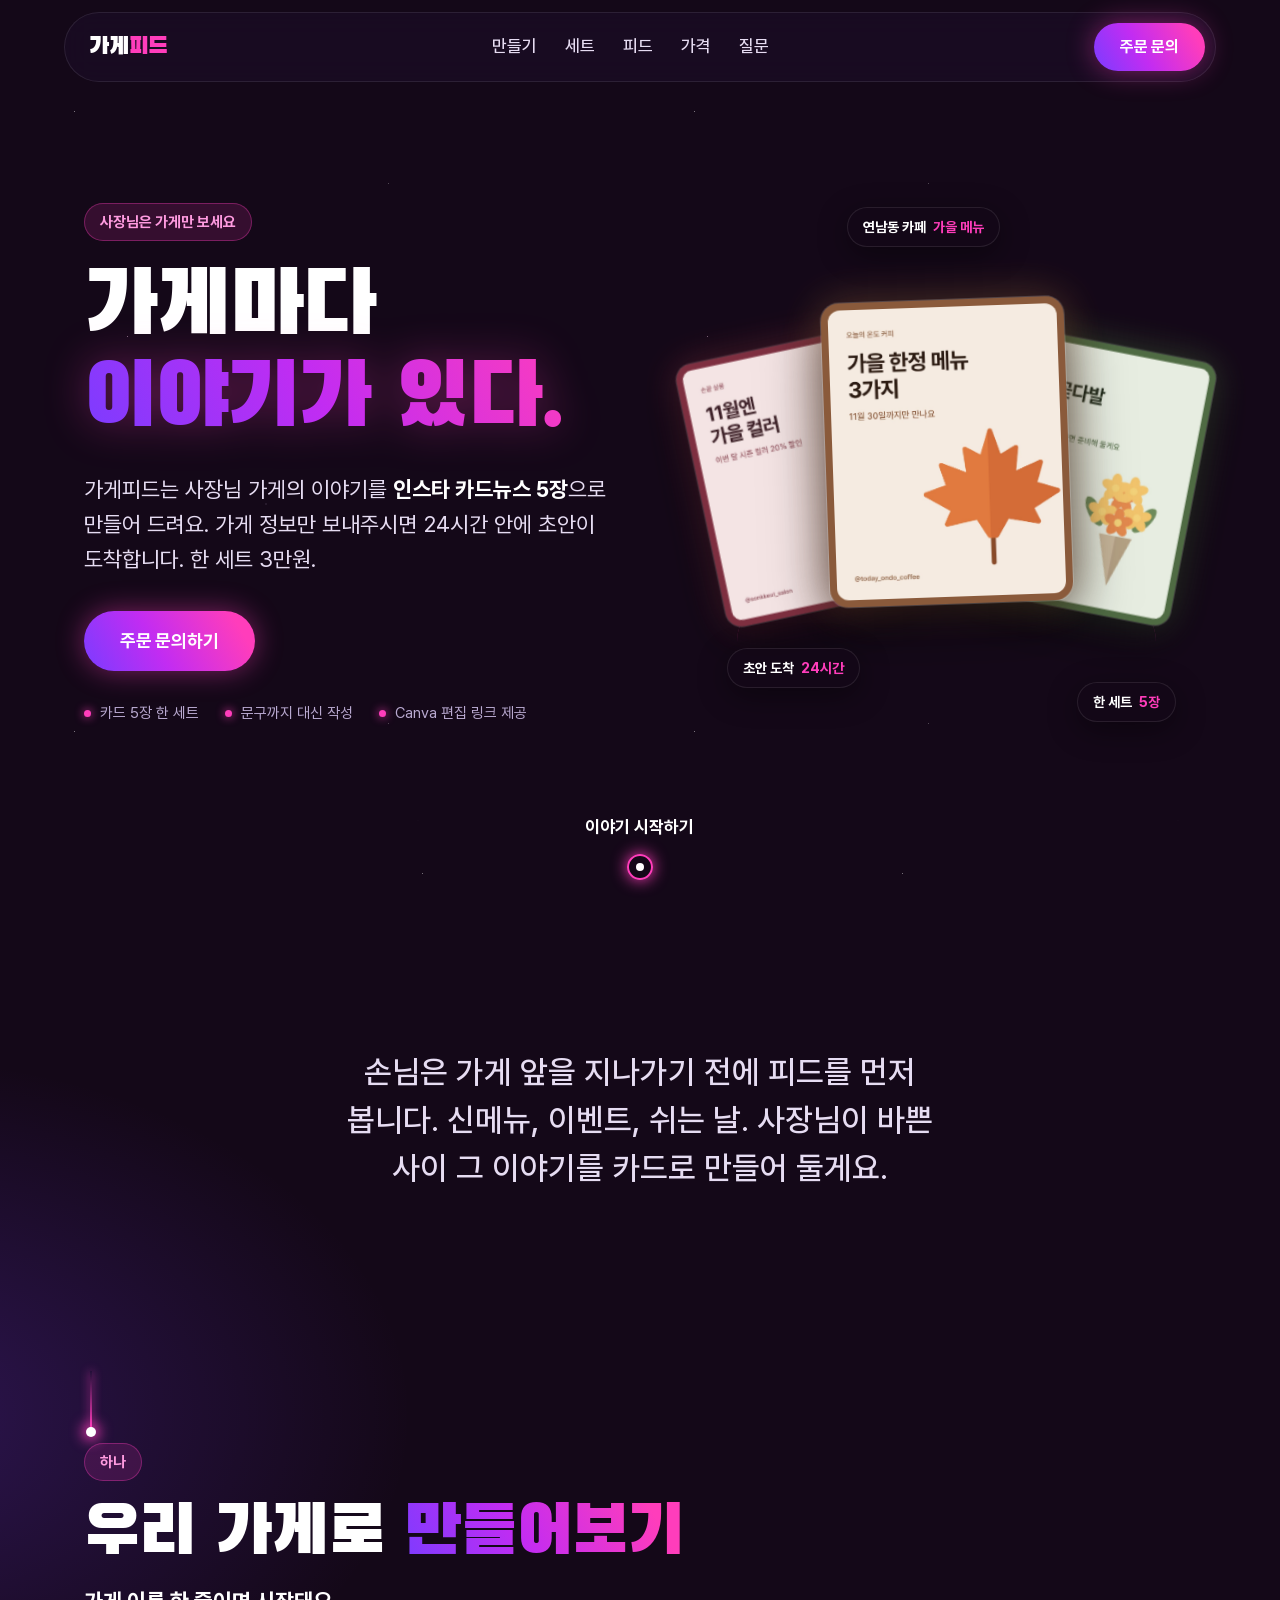
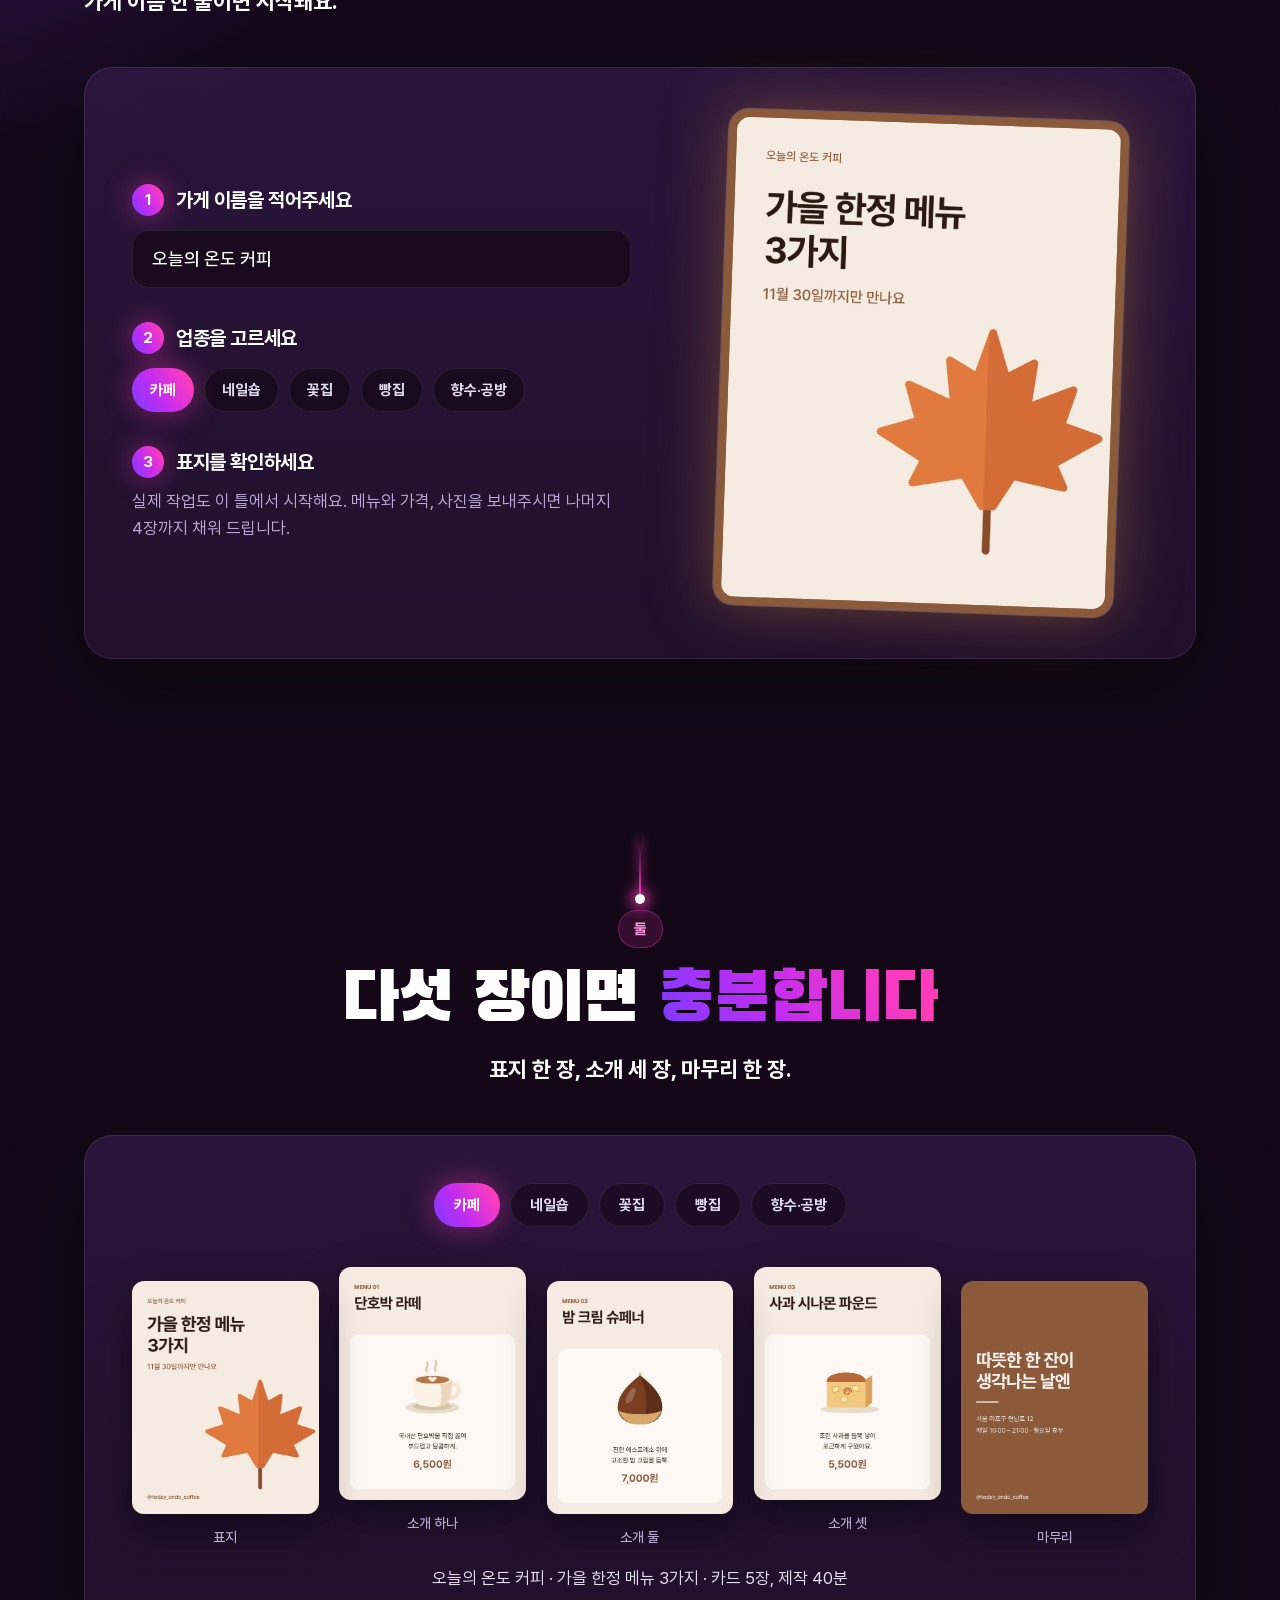
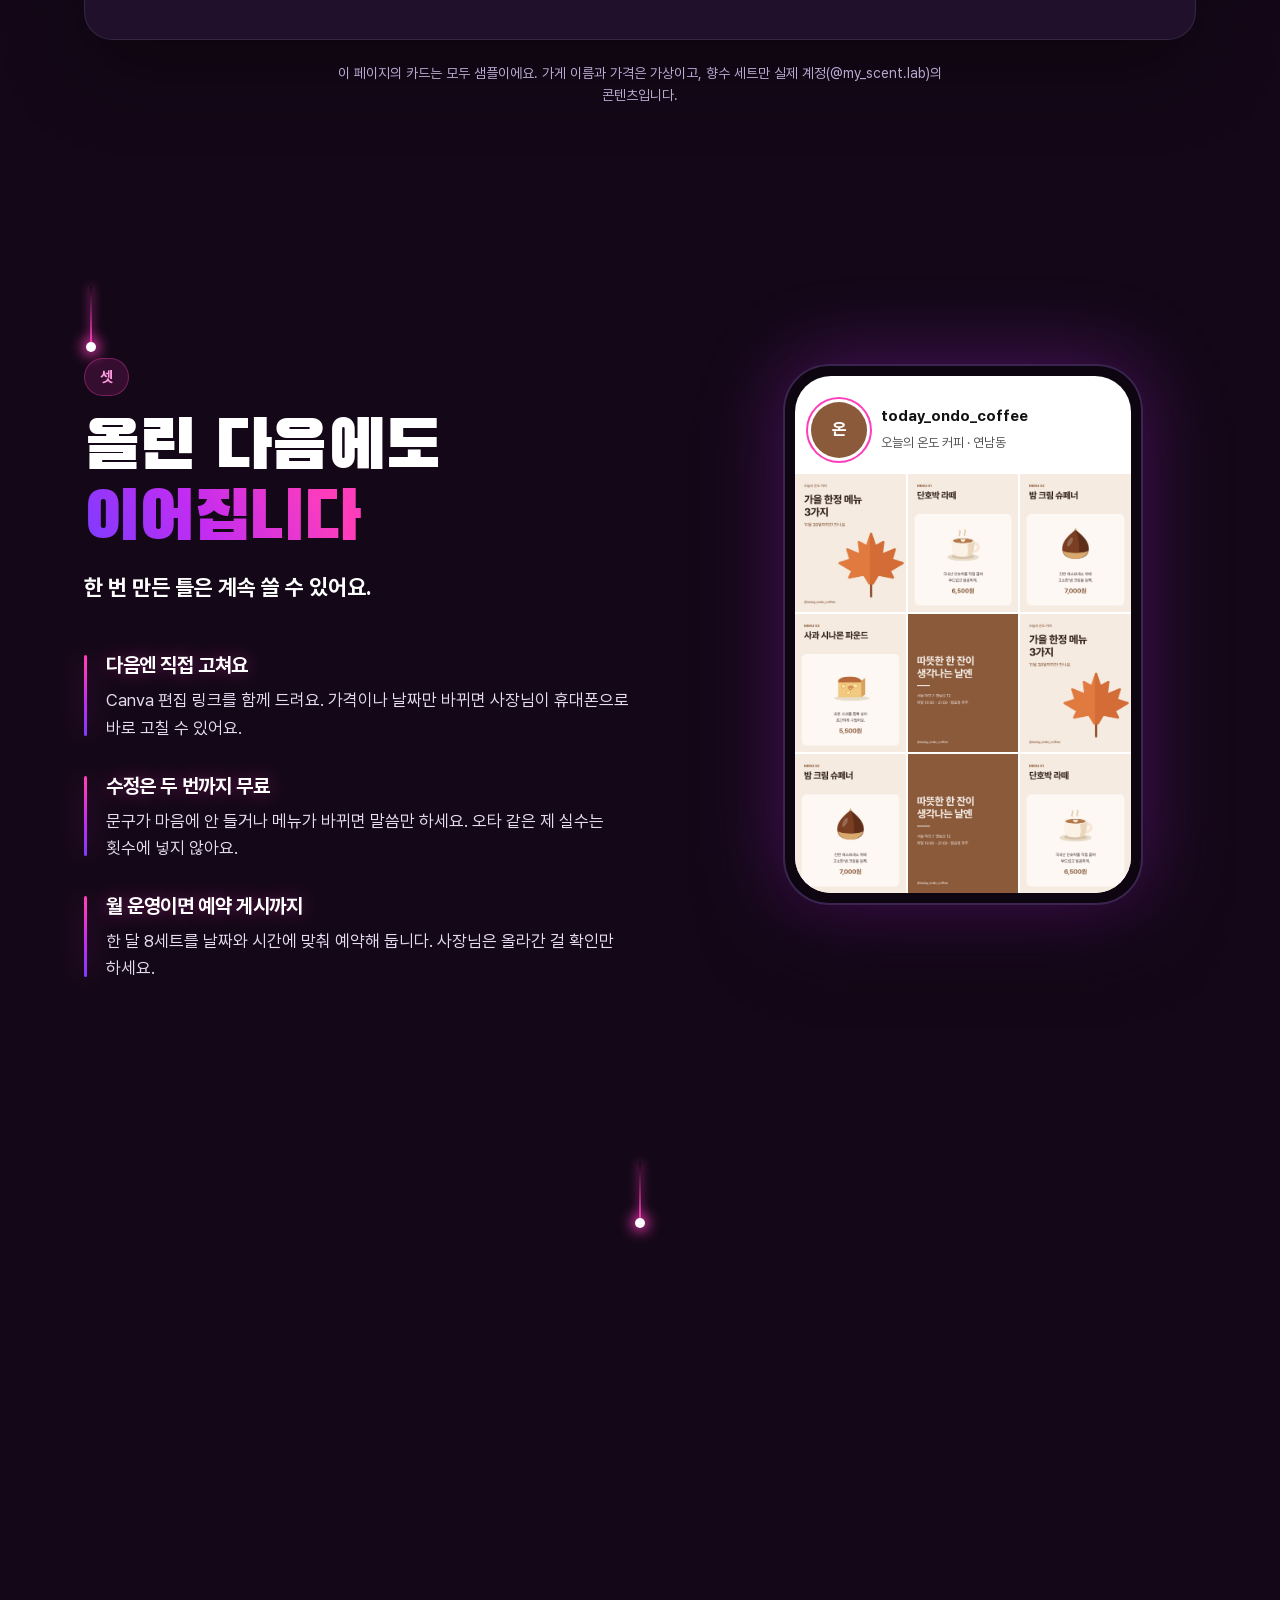
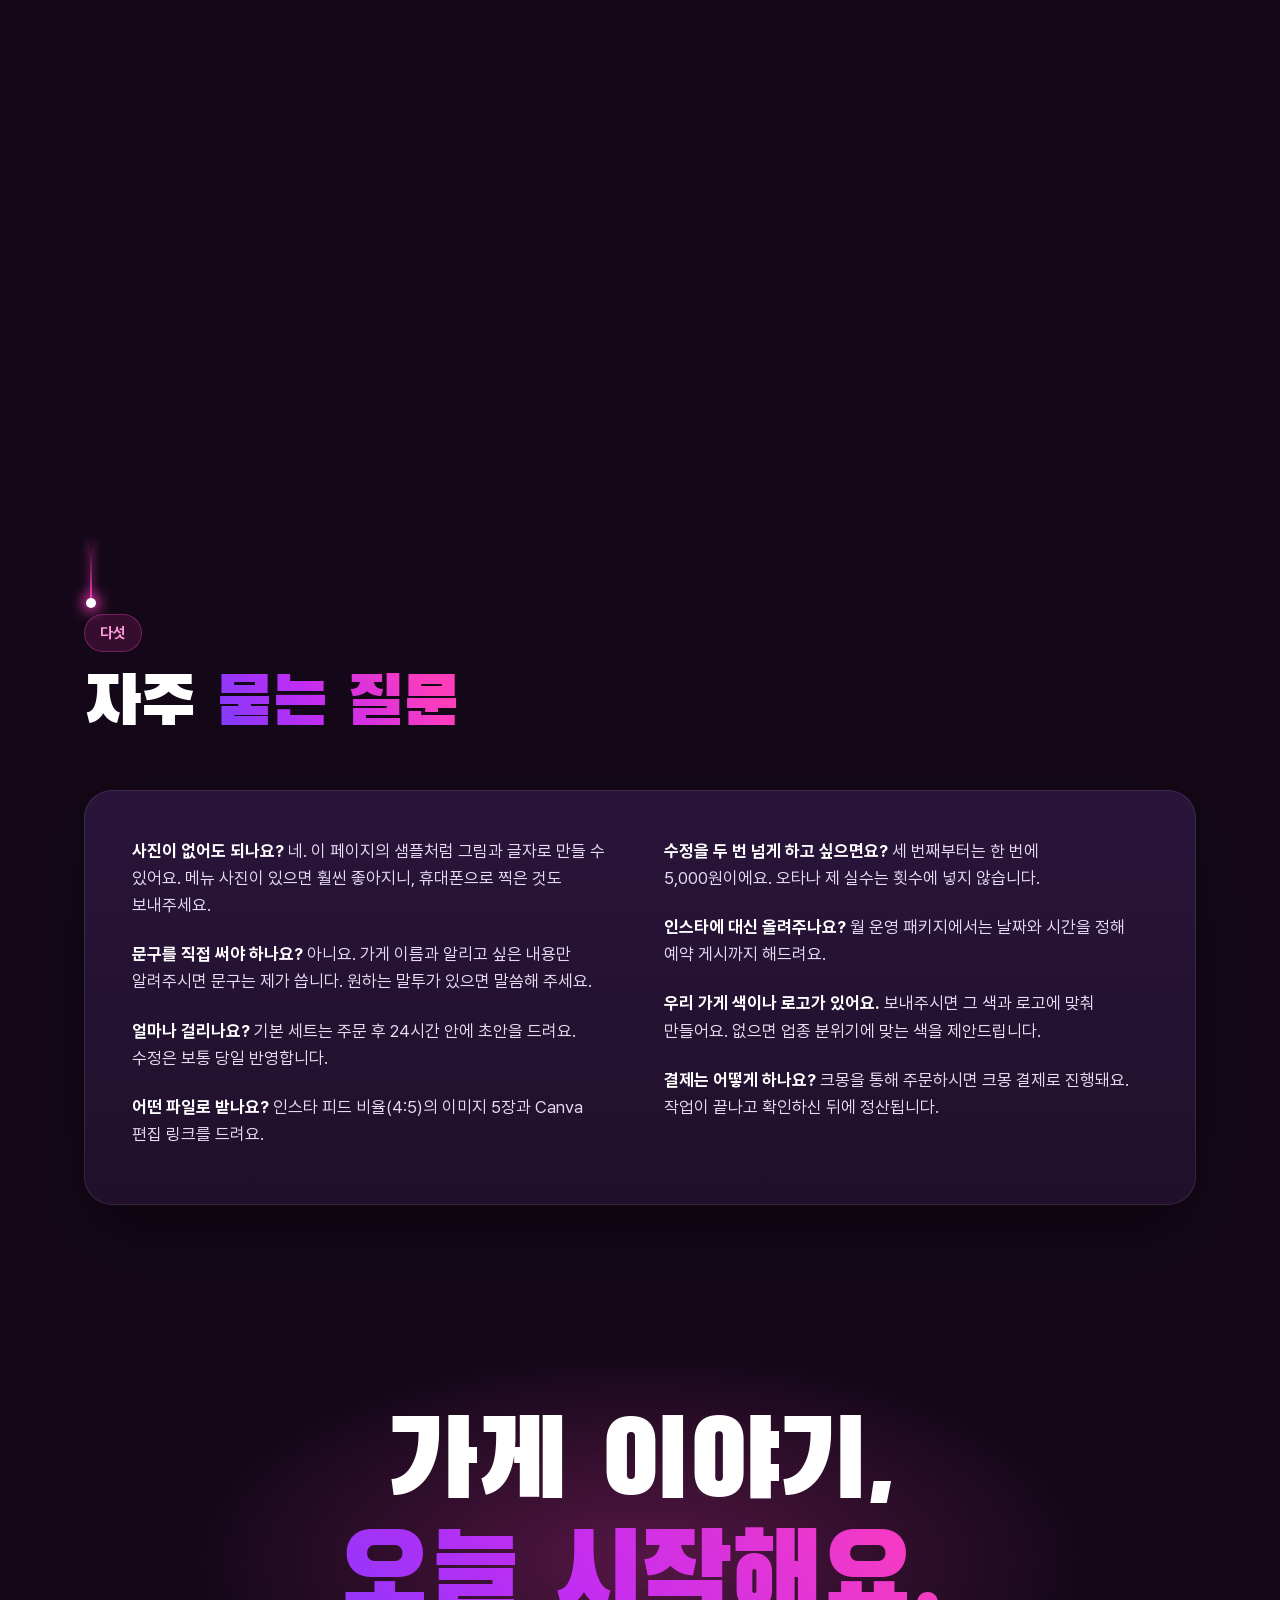
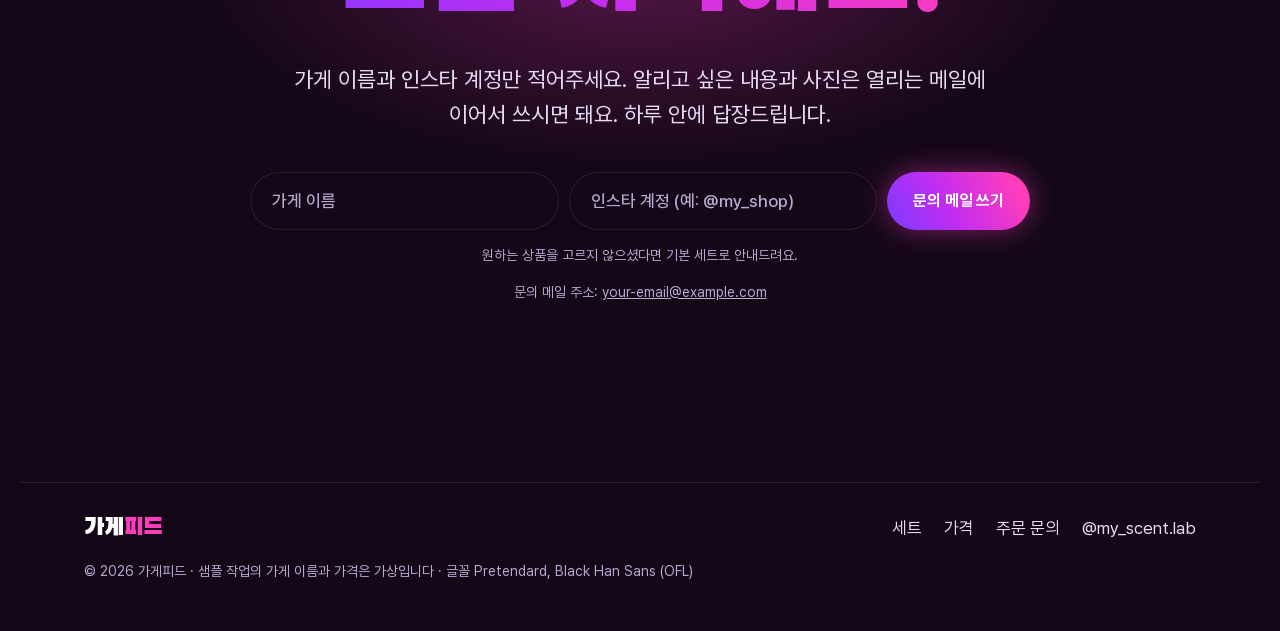
<file: portfolio/index.html>
<!doctype html>
<html lang="ko">
<head>
<meta charset="utf-8">
<meta name="viewport" content="width=device-width, initial-scale=1">
<title>가게피드 · 가게마다 이야기가 있다</title>
<meta name="description" content="카페·네일숍·꽃집·빵집 사장님을 위한 인스타그램 카드뉴스 제작. 가게 정보만 보내주시면 24시간 안에 5장 초안을 드려요. 한 세트 3만원.">
<meta name="theme-color" content="#140818">
<link rel="preload" href="fonts/Pretendard-Regular.subset.woff2" as="font" type="font/woff2" crossorigin>
<link rel="stylesheet" href="fonts/bhs/black-han-sans.css">
<link rel="stylesheet" href="style.css">
</head>
<body>

<header class="nav" id="top">
  <a class="logo" href="#top" aria-label="가게피드 처음으로">가게<span>피드</span></a>
  <nav class="nav-links" aria-label="페이지 안내">
    <a href="#ch-try">만들기</a>
    <a href="#ch-set">세트</a>
    <a href="#ch-feed">피드</a>
    <a href="#ch-price">가격</a>
    <a href="#ch-faq">질문</a>
  </nav>
  <a class="pill-btn nav-cta" href="#order">주문 문의</a>
</header>

<main>
<section class="hero" aria-labelledby="h1">
  <div class="hero-copy">
    <p class="tag">사장님은 가게만 보세요</p>
    <h1 id="h1"><span>가게마다</span><span class="grad">이야기가 있다.</span></h1>
    <p class="lead">가게피드는 사장님 가게의 이야기를 <b>인스타 카드뉴스 5장</b>으로 만들어 드려요. 가게 정보만 보내주시면 24시간 안에 초안이 도착합니다. 한 세트 3만원.</p>
    <a class="pill-btn big" href="#order">주문 문의하기</a>
    <ul class="points">
      <li>카드 5장 한 세트</li>
      <li>문구까지 대신 작성</li>
      <li>Canva 편집 링크 제공</li>
    </ul>
  </div>

  <div class="fan" id="fan" aria-label="샘플 카드뉴스 표지 세 장">
    <figure class="fan-card left" style="--frame:#7E2F40"><img src="work/nail-0.jpg" width="540" height="675" alt="네일숍 11월 가을 컬러 표지 샘플"></figure>
    <figure class="fan-card right" style="--frame:#4F6B43"><img src="work/flower-0.jpg" width="540" height="675" alt="꽃집 가을 꽃다발 표지 샘플"></figure>
    <figure class="fan-card mid" style="--frame:#8A5A3B"><img src="work/cafe-0.jpg" width="540" height="675" alt="카페 가을 한정 메뉴 표지 샘플"></figure>
    <p class="chip c1">연남동 카페 <em>가을 메뉴</em></p>
    <p class="chip c2">초안 도착 <em>24시간</em></p>
    <p class="chip c3">한 세트 <em>5장</em></p>
  </div>

  <a class="scroll-cue" href="#ch-try"><span>이야기 시작하기</span><i aria-hidden="true"></i></a>
</section>

<p class="prologue">손님은 가게 앞을 지나가기 전에 피드를 먼저 봅니다. 신메뉴, 이벤트, 쉬는 날. 사장님이 바쁜 사이 그 이야기를 카드로 만들어 둘게요.</p>

<!-- 1. 만들기 -->
<section class="chapter" id="ch-try" aria-labelledby="try-h">
  <header class="ch-head">
    <p class="ch-tag">하나</p>
    <h2 id="try-h">우리 가게로 <span class="grad">만들어보기</span></h2>
    <p class="ch-sub">가게 이름 한 줄이면 시작돼요.</p>
  </header>
  <div class="try panel">
    <form class="try-form" id="try-form" onsubmit="return false">
      <div class="step">
        <h3><i>1</i> 가게 이름을 적어주세요</h3>
        <label class="sr" for="try-name">가게 이름</label>
        <input id="try-name" name="name" maxlength="14" value="오늘의 온도 커피" autocomplete="off">
      </div>
      <div class="step">
        <h3><i>2</i> 업종을 고르세요</h3>
        <div class="kinds" role="radiogroup" aria-label="업종" id="try-kinds">
          <button type="button" role="radio" aria-checked="true" data-k="0">카페</button>
          <button type="button" role="radio" aria-checked="false" data-k="1">네일숍</button>
          <button type="button" role="radio" aria-checked="false" data-k="2">꽃집</button>
          <button type="button" role="radio" aria-checked="false" data-k="3">빵집</button>
          <button type="button" role="radio" aria-checked="false" data-k="4">향수·공방</button>
        </div>
      </div>
      <div class="step">
        <h3><i>3</i> 표지를 확인하세요</h3>
        <p>실제 작업도 이 틀에서 시작해요. 메뉴와 가격, 사진을 보내주시면 나머지 4장까지 채워 드립니다.</p>
      </div>
    </form>
    <figure class="try-card" id="try-card" aria-live="polite" style="--frame:#8A5A3B">
      <img id="try-img" src="work/cafe-blank.jpg" width="540" height="675" alt="카페 가을 한정 메뉴 표지 샘플">
      <figcaption class="try-shop" id="try-shop">오늘의 온도 커피</figcaption>
    </figure>
  </div>
</section>

<!-- 2. 세트 -->
<section class="chapter center" id="ch-set" aria-labelledby="set-h">
  <header class="ch-head">
    <p class="ch-tag">둘</p>
    <h2 id="set-h">다섯 장이면 <span class="grad">충분합니다</span></h2>
    <p class="ch-sub">표지 한 장, 소개 세 장, 마무리 한 장.</p>
  </header>
  <div class="set panel">
    <div class="set-tabs" role="tablist" aria-label="업종별 샘플" id="set-tabs"></div>
    <div class="spread" id="spread"></div>
    <p class="set-note" id="set-note"></p>
  </div>
  <p class="sample-note">이 페이지의 카드는 모두 샘플이에요. 가게 이름과 가격은 가상이고, 향수 세트만 실제 계정(@my_scent.lab)의 콘텐츠입니다.</p>
</section>

<!-- 3. 피드 -->
<section class="chapter" id="ch-feed" aria-labelledby="feed-h">
  <div class="feed">
    <div class="feed-copy">
      <header class="ch-head">
        <p class="ch-tag">셋</p>
        <h2 id="feed-h">올린 다음에도 <span class="grad">이어집니다</span></h2>
        <p class="ch-sub">한 번 만든 틀은 계속 쓸 수 있어요.</p>
      </header>
      <div class="feats">
        <div><h3>다음엔 직접 고쳐요</h3><p>Canva 편집 링크를 함께 드려요. 가격이나 날짜만 바뀌면 사장님이 휴대폰으로 바로 고칠 수 있어요.</p></div>
        <div><h3>수정은 두 번까지 무료</h3><p>문구가 마음에 안 들거나 메뉴가 바뀌면 말씀만 하세요. 오타 같은 제 실수는 횟수에 넣지 않아요.</p></div>
        <div><h3>월 운영이면 예약 게시까지</h3><p>한 달 8세트를 날짜와 시간에 맞춰 예약해 둡니다. 사장님은 올라간 걸 확인만 하세요.</p></div>
      </div>
    </div>
    <div class="phone" aria-label="카드뉴스로 채운 인스타 프로필 예시">
      <div class="phone-in">
        <div class="ig-top">
          <span class="ig-avatar" aria-hidden="true">온</span>
          <div class="ig-stats"><b>today_ondo_coffee</b><span>오늘의 온도 커피 · 연남동</span></div>
        </div>
        <div class="ig-grid" id="ig-grid"></div>
      </div>
    </div>
  </div>
</section>

<!-- 4. 가격 -->
<section class="chapter center" id="ch-price" aria-labelledby="price-h">
  <header class="ch-head">
    <p class="ch-tag">넷</p>
    <h2 id="price-h">가격은 <span class="grad">이렇습니다</span></h2>
    <p class="ch-sub">세트 단위로 받아요. 추가 비용은 미리 말씀드려요.</p>
  </header>
  <div class="plans">
    <article class="plan">
      <h3>기본</h3>
      <p class="price">30,000<small>원 · 한 세트</small></p>
      <ul><li>카드뉴스 5장 1세트</li><li>문구 작성 포함</li><li>수정 2번</li><li>24시간 안에 초안</li><li>Canva 편집 링크</li></ul>
      <a class="pill-btn ghost" href="#order" data-plan="기본">기본 주문</a>
    </article>
    <article class="plan pick">
      <p class="plan-tag">가장 많이 고르는</p>
      <h3>세 세트</h3>
      <p class="price">80,000<small>원 · 한 번에</small></p>
      <ul><li>카드뉴스 5장 3세트</li><li>문구 작성 포함</li><li>세트마다 수정 2번</li><li>48시간 안에 초안</li><li>Canva 편집 링크</li></ul>
      <a class="pill-btn" href="#order" data-plan="세 세트">세 세트 주문</a>
    </article>
    <article class="plan">
      <h3>월 운영</h3>
      <p class="price">250,000<small>원 · 한 달</small></p>
      <ul><li>카드뉴스 5장 8세트</li><li>문구 작성 포함</li><li>세트마다 수정 2번</li><li>매주 2세트 전달</li><li>날짜·시간 맞춰 예약 게시</li></ul>
      <a class="pill-btn ghost" href="#order" data-plan="월 운영">월 운영 상담</a>
    </article>
  </div>
  <p class="launch">첫 주문 다섯 분까지는 기본 세트를 <b>15,000원</b>에 해드려요. 대신 마음에 드시면 짧은 후기 한 줄 부탁드립니다.</p>
</section>

<!-- 5. 질문 -->
<section class="chapter" id="ch-faq" aria-labelledby="faq-h">
  <header class="ch-head">
    <p class="ch-tag">다섯</p>
    <h2 id="faq-h">자주 <span class="grad">묻는 질문</span></h2>
  </header>
  <div class="answers panel">
    <p><b>사진이 없어도 되나요?</b> 네. 이 페이지의 샘플처럼 그림과 글자로 만들 수 있어요. 메뉴 사진이 있으면 훨씬 좋아지니, 휴대폰으로 찍은 것도 보내주세요.</p>
    <p><b>문구를 직접 써야 하나요?</b> 아니요. 가게 이름과 알리고 싶은 내용만 알려주시면 문구는 제가 씁니다. 원하는 말투가 있으면 말씀해 주세요.</p>
    <p><b>얼마나 걸리나요?</b> 기본 세트는 주문 후 24시간 안에 초안을 드려요. 수정은 보통 당일 반영합니다.</p>
    <p><b>어떤 파일로 받나요?</b> 인스타 피드 비율(4:5)의 이미지 5장과 Canva 편집 링크를 드려요.</p>
    <p><b>수정을 두 번 넘게 하고 싶으면요?</b> 세 번째부터는 한 번에 5,000원이에요. 오타나 제 실수는 횟수에 넣지 않습니다.</p>
    <p><b>인스타에 대신 올려주나요?</b> 월 운영 패키지에서는 날짜와 시간을 정해 예약 게시까지 해드려요.</p>
    <p><b>우리 가게 색이나 로고가 있어요.</b> 보내주시면 그 색과 로고에 맞춰 만들어요. 없으면 업종 분위기에 맞는 색을 제안드립니다.</p>
    <p><b>결제는 어떻게 하나요?</b> 크몽을 통해 주문하시면 크몽 결제로 진행돼요. 작업이 끝나고 확인하신 뒤에 정산됩니다.</p>
  </div>
</section>

<!-- 마지막: 주문 -->
<section class="finale" id="order" aria-labelledby="order-h">
  <h2 id="order-h"><span>가게 이야기,</span><span class="grad">오늘 시작해요.</span></h2>
  <p class="lead">가게 이름과 인스타 계정만 적어주세요. 알리고 싶은 내용과 사진은 열리는 메일에 이어서 쓰시면 돼요. 하루 안에 답장드립니다.</p>
  <form class="order-form" id="order-form">
    <label class="sr" for="o-shop">가게 이름</label>
    <input id="o-shop" name="shop" placeholder="가게 이름" required autocomplete="organization">
    <label class="sr" for="o-insta">인스타 계정</label>
    <input id="o-insta" name="insta" placeholder="인스타 계정 (예: @my_shop)" autocomplete="off">
    <button class="pill-btn" type="submit">문의 메일 쓰기</button>
  </form>
  <p class="form-note" id="o-plan-note">원하는 상품을 고르지 않으셨다면 기본 세트로 안내드려요.</p>
  <p class="form-note">문의 메일 주소: <a id="mail-link" href="#order">your-email@example.com</a></p>
</section>
</main>

<footer class="foot">
  <a class="logo" href="#top">가게<span>피드</span></a>
  <nav aria-label="아래 안내"><a href="#ch-set">세트</a><a href="#ch-price">가격</a><a href="#order">주문 문의</a><a href="https://www.instagram.com/my_scent.lab/">@my_scent.lab</a></nav>
  <small>© 2026 가게피드 · 샘플 작업의 가게 이름과 가격은 가상입니다 · 글꼴 Pretendard, Black Han Sans (OFL)</small>
</footer>

<script src="script.js"></script>
</body>
</html>
</file>
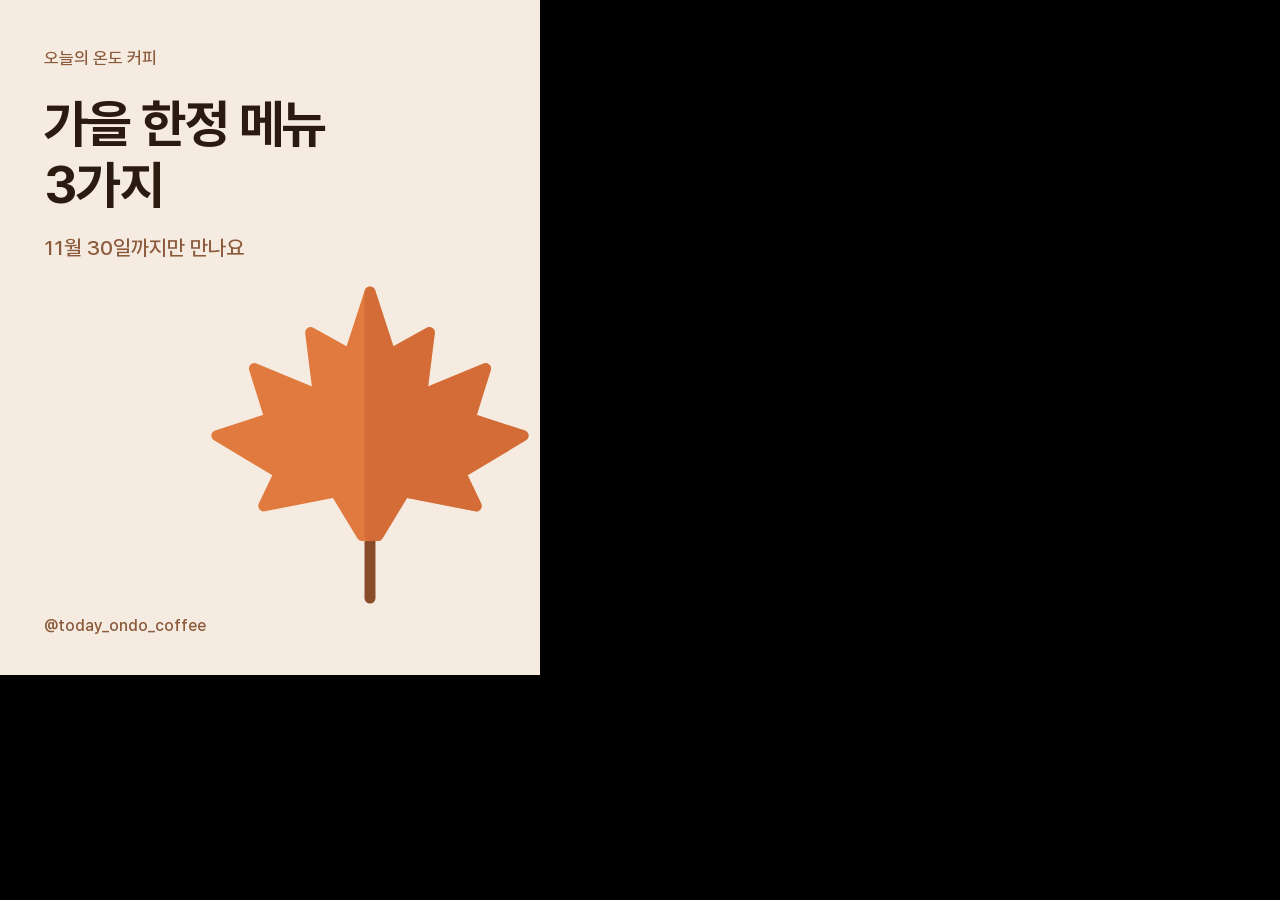
<file: portfolio/src/cards.html>
<!doctype html>
<!-- 포트폴리오 샘플 카드뉴스 생성기: cards.html?s=<세트>&i=<장> 을 540x675 창에서 2배율로 캡처한다 -->
<html lang="ko">
<head>
<meta charset="utf-8">
<style>
  @font-face { font-family: "Pretendard"; font-weight: 400; src: url(../fonts/Pretendard-Regular.subset.woff2) format("woff2"); }
  @font-face { font-family: "Pretendard"; font-weight: 500; src: url(../fonts/Pretendard-Medium.subset.woff2) format("woff2"); }
  @font-face { font-family: "Pretendard"; font-weight: 700; src: url(../fonts/Pretendard-Bold.subset.woff2) format("woff2"); }
  * { box-sizing: border-box; margin: 0; padding: 0; }
  html, body { width: 540px; height: 675px; overflow: hidden; background: #000; }
  body { font-family: "Pretendard", sans-serif; word-break: keep-all; }
  .card { position: relative; width: 540px; height: 675px; padding: 48px 44px; background: var(--bg); color: var(--ink); overflow: hidden; }
  .shop { font-size: 17px; font-weight: 500; color: var(--sub); }
  .title { font-size: 52px; font-weight: 700; line-height: 1.18; letter-spacing: -0.03em; margin-top: 26px; }
  .lead { font-size: 21px; font-weight: 500; color: var(--sub); margin-top: 16px; line-height: 1.45; }
  .handle { position: absolute; left: 44px; bottom: 40px; font-size: 16px; font-weight: 500; color: var(--sub); }
  .art { position: absolute; }
  .num { font-size: 17px; font-weight: 700; color: var(--accent); }
  .name { font-size: 44px; font-weight: 700; letter-spacing: -0.03em; margin-top: 10px; line-height: 1.2; }
  .panel { position: absolute; left: 32px; right: 32px; top: 196px; bottom: 32px; background: var(--panel); border-radius: 22px; padding: 30px; text-align: center; }
  .panel .art { position: static; display: block; margin: 0 auto; }
  .desc { font-size: 19px; line-height: 1.6; color: var(--ink); margin-top: 18px; }
  .price { font-size: 30px; font-weight: 700; color: var(--accent); margin-top: 18px; }
  .end { background: var(--accent); color: var(--onaccent); }
  .end .title { color: var(--onaccent); margin-top: 150px; }
  .end .info { font-size: 19px; line-height: 1.75; margin-top: 30px; color: var(--onaccent); opacity: .92; }
  .end .handle { color: var(--onaccent); opacity: .85; }
  .bar { width: 64px; height: 4px; background: var(--onaccent); margin-top: 28px; }
  .tip { font-size: 120px; font-weight: 700; line-height: 1; color: var(--accent); opacity: .18; position: absolute; right: 36px; top: 30px; }
</style>
</head>
<body>
<div id="root"></div>
<script>
// ---- 그림: 모두 직접 그린 SVG ----
const A = {
  latte: `<svg viewBox="0 0 512 512"><ellipse cx="256" cy="402" rx="172" ry="40" fill="#E8DCCB"/><ellipse cx="256" cy="396" rx="124" ry="24" fill="#D6C3AA"/><path d="M368 252 C442 244 446 336 362 342" fill="none" stroke="#F6E6D2" stroke-width="28" stroke-linecap="round"/><path d="M130 222 L382 222 C382 302 370 360 340 386 Q256 412 172 386 C142 360 130 302 130 222 Z" fill="#FBF1E4"/><path d="M300 222 L382 222 C382 302 370 360 340 386 Q318 393 296 397 C322 360 312 282 300 222 Z" fill="#EBD7BE"/><ellipse cx="256" cy="222" rx="126" ry="34" fill="#FBF1E4"/><ellipse cx="256" cy="224" rx="108" ry="25" fill="#B5784A"/><path d="M256 238 C230 224 222 212 236 206 C246 202 254 208 256 213 C258 208 266 202 276 206 C290 212 282 224 256 238 Z" fill="#FBF1E4"/><path d="M220 170 C204 150 236 138 220 112" fill="none" stroke="#E2C29B" stroke-width="12" stroke-linecap="round"/><path d="M276 166 C260 146 292 134 276 104" fill="none" stroke="#E2C29B" stroke-width="12" stroke-linecap="round"/></svg>`,
  leaf: `<svg viewBox="0 0 512 512"><path d="M256 372 L256 452" stroke="#8A4B2A" stroke-width="14" stroke-linecap="round"/><polygon points="256,60 282,140 332,112 322,192 404,158 384,222 452,244 372,292 392,334 300,316 266,372 246,372 212,316 120,334 140,292 60,244 128,222 108,158 190,192 180,112 230,140" fill="#E07A3F" stroke="#E07A3F" stroke-width="14" stroke-linejoin="round"/><polygon points="256,60 282,140 332,112 322,192 404,158 384,222 452,244 372,292 392,334 300,316 266,372 256,372" fill="#C9612F" stroke="#C9612F" stroke-width="14" stroke-linejoin="round" opacity="0.55"/></svg>`,
  chestnut: `<svg viewBox="0 0 512 512"><path d="M256 104 C332 166 400 228 400 310 C400 382 340 422 256 422 C172 422 112 382 112 310 C112 228 180 166 256 104 Z" fill="#7A3E22"/><path d="M256 104 C332 166 400 228 400 310 C400 382 340 422 256 422 C300 380 318 250 256 104 Z" fill="#5E2E18"/><path d="M116 332 C140 400 200 422 256 422 C312 422 372 400 396 332 C340 364 172 364 116 332 Z" fill="#D9A86C"/><path d="M244 110 L256 82 L268 110 Z" fill="#D9A86C"/><ellipse cx="196" cy="236" rx="22" ry="54" transform="rotate(28 196 236)" fill="#fff" opacity=".22"/></svg>`,
  pound: `<svg viewBox="0 0 512 512"><ellipse cx="270" cy="414" rx="190" ry="26" fill="#E8DCCB"/><path d="M372 222 L414 196 L414 372 L372 404 Z" fill="#D9A15A"/><rect x="122" y="214" width="250" height="190" rx="16" fill="#F2C980"/><path d="M122 232 C122 160 372 160 372 232 L372 240 L122 240 Z" fill="#B8693A"/><g fill="#FBE7B0" stroke="#E5A63E" stroke-width="5"><rect x="160" y="268" width="40" height="34" rx="8" transform="rotate(-12 180 285)"/><rect x="286" y="262" width="44" height="34" rx="8" transform="rotate(10 308 279)"/><rect x="214" y="336" width="42" height="32" rx="8"/></g><path d="M246 300 C246 286 270 286 270 302 C270 322 236 324 234 300 C232 274 278 270 282 302" fill="none" stroke="#B8693A" stroke-width="7" stroke-linecap="round"/></svg>`,
  nail: c => `<svg viewBox="0 0 512 512"><path d="M196 470 L196 230 C196 150 316 150 316 230 L316 470 Z" fill="#F1CDB8"/><path d="M216 250 C216 182 296 182 296 250 L296 330 C296 352 216 352 216 330 Z" fill="${c}"/><ellipse cx="238" cy="236" rx="9" ry="30" fill="#fff" opacity=".35"/></svg>`,
  bouquet: (a,b) => `<svg viewBox="0 0 512 512"><path d="M200 300 L256 470 L312 300 Z" fill="#C9B79C"/><path d="M256 300 L256 470 L312 300 Z" fill="#B5A285"/><g fill="#6E8B5B"><ellipse cx="170" cy="230" rx="22" ry="54" transform="rotate(-35 170 230)"/><ellipse cx="342" cy="230" rx="22" ry="54" transform="rotate(35 342 230)"/></g>${[[256,170,a],[196,226,b],[316,226,b],[256,254,a],[226,140,b],[288,140,b]].map(([x,y,f])=>`<g transform="translate(${x} ${y})">${[0,72,144,216,288].map(r=>`<ellipse cx="0" cy="-24" rx="17" ry="26" fill="${f}" transform="rotate(${r})"/>`).join('')}<circle r="13" fill="#F3D27A"/></g>`).join('')}</svg>`,
  bread: k => ({
    loaf: `<svg viewBox="0 0 512 512"><rect x="120" y="230" width="272" height="170" rx="18" fill="#E2A65E"/><path d="M120 250 C120 150 220 150 220 230 C220 150 292 150 292 230 C292 150 392 150 392 250 Z" fill="#C8833F"/><rect x="120" y="380" width="272" height="20" fill="#B87434"/></svg>`,
    salt: `<svg viewBox="0 0 512 512"><path d="M96 330 C120 220 392 220 416 330 C400 372 112 372 96 330 Z" fill="#D9984F"/><path d="M150 300 C190 250 322 250 362 300" fill="none" stroke="#B9763A" stroke-width="12" stroke-linecap="round"/><path d="M190 270 C220 240 292 240 322 270" fill="none" stroke="#B9763A" stroke-width="10" stroke-linecap="round"/><g fill="#fff">${[[200,300],[256,280],[310,302],[236,320],[286,322]].map(([x,y])=>`<rect x="${x}" y="${y}" width="9" height="9" transform="rotate(20 ${x} ${y})"/>`).join('')}</g></svg>`,
    baguette: `<svg viewBox="0 0 512 512"><g transform="rotate(-28 256 256)"><rect x="70" y="210" width="372" height="92" rx="46" fill="#D69A52"/>${[150,220,290,360].map(x=>`<path d="M${x-26} 236 C${x-6} 250 ${x+6} 262 ${x+26} 276" stroke="#F1D19A" stroke-width="12" stroke-linecap="round" fill="none"/>`).join('')}</g></svg>`
  })[k],
  bottle: (c) => `<svg viewBox="0 0 512 512"><rect x="226" y="96" width="60" height="44" rx="6" fill="#2B2622"/><rect x="214" y="138" width="84" height="26" rx="4" fill="#B9A58A"/><rect x="146" y="162" width="220" height="250" rx="34" fill="${c}"/><rect x="146" y="162" width="220" height="250" rx="34" fill="#fff" opacity=".12"/><rect x="186" y="246" width="140" height="80" rx="6" fill="#FBF7EF"/><rect x="206" y="270" width="100" height="10" rx="5" fill="#2B2622" opacity=".7"/><rect x="226" y="292" width="60" height="8" rx="4" fill="#2B2622" opacity=".4"/></svg>`
};

// ---- 다섯 개 샘플 세트 (가게 이름·가격은 모두 가상, 향수 세트만 실제 계정 콘텐츠) ----
const SETS = [
  { key: "cafe", shop: "오늘의 온도 커피", handle: "@today_ondo_coffee",
    c: { bg: "#F5EBE0", panel: "#FDF8F3", ink: "#2B1A10", sub: "#8A5A3B", accent: "#8A5A3B", onaccent: "#FDF5EF" },
    cover: { title: "가을 한정 메뉴<br>3가지", lead: "11월 30일까지만 만나요", art: A.leaf },
    items: [
      { n: "MENU 01", name: "단호박 라떼", art: A.latte, desc: "국내산 단호박을 직접 끓여<br>부드럽고 달콤하게.", price: "6,500원" },
      { n: "MENU 02", name: "밤 크림 슈페너", art: A.chestnut, desc: "진한 에스프레소 위에<br>고소한 밤 크림을 듬뿍.", price: "7,000원" },
      { n: "MENU 03", name: "사과 시나몬 파운드", art: A.pound, desc: "조린 사과를 듬뿍 넣어<br>포근하게 구웠어요.", price: "5,500원" } ],
    end: { title: "따뜻한 한 잔이<br>생각나는 날엔", info: "서울 마포구 연남로 12<br>매일 10:00 – 21:00 · 월요일 휴무" } },
  { key: "nail", shop: "손끝 살롱", handle: "@sonkkeut_salon",
    c: { bg: "#F4E4E4", panel: "#FBF3F2", ink: "#3A1D24", sub: "#8E4A57", accent: "#7E2F40", onaccent: "#FBEFF0" },
    cover: { title: "11월엔<br>가을 컬러", lead: "이번 달 시즌 컬러 20% 할인", art: A.nail("#7E2F40") },
    items: [
      { n: "COLOR 01", name: "버건디 와인", art: A.nail("#6E1F33"), desc: "깊고 차분한 레드.<br>니트 소매 끝에 잘 어울려요.", price: "원컬러 36,000원" },
      { n: "COLOR 02", name: "카멜 브라운", art: A.nail("#B07848"), desc: "코트 색과 맞추기 좋은<br>따뜻한 브라운.", price: "원컬러 36,000원" },
      { n: "COLOR 03", name: "올리브 그린", art: A.nail("#6F7445"), desc: "흔하지 않은 가을 그린.<br>짧은 손톱에 특히 예뻐요.", price: "원컬러 36,000원" } ],
    end: { title: "예약은<br>DM으로 받아요", info: "서울 성동구 서울숲길 8, 2층<br>화–일 11:00 – 20:00" } },
  { key: "flower", shop: "작은 들꽃", handle: "@small_wildflower",
    c: { bg: "#E8EDE2", panel: "#F6F8F2", ink: "#1F2A1B", sub: "#55704A", accent: "#4F6B43", onaccent: "#F4F7EF" },
    cover: { title: "가을 꽃다발<br>3가지", lead: "하루 전까지 예약하면 준비해 둘게요", art: A.bouquet("#E58A4E", "#F2C46B") },
    items: [
      { n: "BOUQUET 01", name: "오렌지 노을", art: A.bouquet("#E58A4E", "#F2C46B"), desc: "주황 장미와 소국을 섞은<br>노을빛 꽃다발.", price: "35,000원" },
      { n: "BOUQUET 02", name: "라벤더 오후", art: A.bouquet("#A992C9", "#E6D9F0"), desc: "연보라 카네이션과 스타티스.<br>선물용으로 가장 많이 찾아요.", price: "42,000원" },
      { n: "BOUQUET 03", name: "크림 한 줌", art: A.bouquet("#F3E6CF", "#E9C9A6"), desc: "크림 톤 장미 한 줌.<br>작지만 오래 가요.", price: "28,000원" } ],
    end: { title: "꽃이 필요한 날,<br>작은 들꽃", info: "경기 수원시 팔달구 화서문로 31<br>매일 10:00 – 19:00" } },
  { key: "bakery", shop: "새벽 오븐", handle: "@saebyeok_oven",
    c: { bg: "#E6E9EF", panel: "#F6F7FA", ink: "#18233A", sub: "#4A5A7A", accent: "#26375E", onaccent: "#F3F5FA" },
    cover: { title: "빵 나오는<br>시간표", lead: "갓 구운 빵, 이 시간에 오세요", art: A.bread("loaf") },
    items: [
      { n: "08:00", name: "우유 식빵", art: A.bread("loaf"), desc: "아침 첫 빵.<br>결대로 찢어지는 식빵이에요.", price: "4,800원" },
      { n: "11:00", name: "소금빵", art: A.bread("salt"), desc: "버터 듬뿍, 겉은 바삭.<br>한 판에 30개만 구워요.", price: "2,800원" },
      { n: "15:00", name: "바게트", art: A.bread("baguette"), desc: "오후 세 시에 한 번 더.<br>저녁 식탁에 올리기 좋아요.", price: "4,000원" } ],
    end: { title: "오늘 빵도<br>잘 구워졌어요", info: "대전 유성구 대학로 77<br>화–일 07:30 – 20:00" } },
  { key: "scent", shop: "my_scent.lab", handle: "@my_scent.lab",
    c: { bg: "#EFEAE2", panel: "#FAF7F2", ink: "#1E1A16", sub: "#6B5E50", accent: "#2B2622", onaccent: "#F4EFE6" },
    cover: { title: "향수, 오래<br>남기는 법", lead: "사놓고 안 쓰는 향수가 생기는 이유", art: A.bottle("#C9A27A") },
    items: [
      { n: "TIP 01", name: "피부로 고르기", art: A.bottle("#B98E8E"), desc: "시향지 말고 손목에.<br>30분 뒤 남는 향이 진짜예요.", price: "" },
      { n: "TIP 02", name: "온도 따라 뿌리기", art: A.bottle("#8FA3A6"), desc: "여름엔 적게, 낮게.<br>겨울엔 높게, 여유 있게.", price: "" },
      { n: "TIP 03", name: "맥박 위에 한 번", art: A.bottle("#A7A07A"), desc: "손목·목 뒤처럼 따뜻한 곳.<br>문지르지 말고 그대로.", price: "" } ],
    end: { title: "저장해두고<br>다음에 써보세요", info: "향을 고르는 이야기를<br>매주 올려요" } }
];

const q = new URLSearchParams(location.search);
const s = SETS[+q.get("s") || 0], i = +q.get("i") || 0;
// blank=1: 라이브 미리보기용으로 가게 이름과 계정을 비운 표지
if (q.get("blank")) { s.shop = "&nbsp;"; s.handle = ""; }
const root = document.getElementById("root");
Object.entries(s.c).forEach(([k, v]) => document.body.style.setProperty("--" + k, v));
if (i === 0) {
  root.innerHTML = `<div class="card"><div class="shop">${s.shop}</div><div class="title">${s.cover.title}</div><div class="lead">${s.cover.lead}</div>
    <div class="art" style="right:-30px;bottom:30px;width:400px;height:400px">${s.cover.art}</div><div class="handle">${s.handle}</div></div>`;
} else if (i <= 3) {
  const it = s.items[i - 1];
  root.innerHTML = `<div class="card"><div class="num">${it.n}</div><div class="name">${it.name}</div>
    <div class="panel"><div class="art" style="width:230px;height:230px">${it.art}</div><div class="desc">${it.desc}</div>${it.price ? `<div class="price">${it.price}</div>` : ""}</div></div>`;
} else {
  root.innerHTML = `<div class="card end"><div class="title">${s.end.title}</div><div class="bar"></div><div class="info">${s.end.info}</div><div class="handle">${s.handle}</div></div>`;
}
root.querySelectorAll("svg").forEach(v => { v.setAttribute("width", "100%"); v.setAttribute("height", "100%"); });
</script>
</body>
</html>
</file>
<file: portfolio/fonts/bhs/black-han-sans.css>
/* black-han-sans-[2]-400-normal */
@font-face {
  font-family: 'Black Han Sans';
  font-style: normal;
  font-display: swap;
  font-weight: 400;
  src: url(black-han-sans-2-400-normal.woff2) format('woff2');
  unicode-range: U+d723-d728,U+d72a-d733,U+d735-d748,U+d74a-d74f,U+d752-d753,U+d755-d757,U+d75a-d75f,U+d762-d764,U+d766-d768,U+d76a-d76b,U+d76d-d76f,U+d771-d787,U+d789-d78b,U+d78d-d78f,U+d791-d797,U+d79a,U+d79c,U+d79e-d7a3,U+f900-f909,U+f90b-f92e;
}

/* black-han-sans-[3]-400-normal */
@font-face {
  font-family: 'Black Han Sans';
  font-style: normal;
  font-display: swap;
  font-weight: 400;
  src: url(black-han-sans-3-400-normal.woff2) format('woff2');
  unicode-range: U+d679-d68b,U+d68e-d69e,U+d6a0,U+d6a2-d6a7,U+d6a9-d6c3,U+d6c6-d6c7,U+d6c9-d6cb,U+d6cd-d6d3,U+d6d5-d6d6,U+d6d8-d6e3,U+d6e5-d6e7,U+d6e9-d6fb,U+d6fd-d717,U+d719-d71f,U+d721-d722;
}

/* black-han-sans-[4]-400-normal */
@font-face {
  font-family: 'Black Han Sans';
  font-style: normal;
  font-display: swap;
  font-weight: 400;
  src: url(black-han-sans-4-400-normal.woff2) format('woff2');
  unicode-range: U+d5bc-d5c7,U+d5ca-d5cb,U+d5cd-d5cf,U+d5d1-d5d7,U+d5d9-d5da,U+d5dc,U+d5de-d5e3,U+d5e6-d5e7,U+d5e9-d5eb,U+d5ed-d5f6,U+d5f8,U+d5fa-d5ff,U+d602-d603,U+d605-d607,U+d609-d60f,U+d612-d613,U+d616-d61b,U+d61d-d637,U+d63a-d63b,U+d63d-d63f,U+d641-d647,U+d64a-d64c,U+d64e-d653,U+d656-d657,U+d659-d65b,U+d65d-d666,U+d668,U+d66a-d678;
}

/* black-han-sans-[5]-400-normal */
@font-face {
  font-family: 'Black Han Sans';
  font-style: normal;
  font-display: swap;
  font-weight: 400;
  src: url(black-han-sans-5-400-normal.woff2) format('woff2');
  unicode-range: U+d507,U+d509-d50b,U+d50d-d513,U+d515-d53b,U+d53e-d53f,U+d541-d543,U+d545-d54c,U+d54e,U+d550,U+d552-d557,U+d55a-d55b,U+d55d-d55f,U+d561-d564,U+d566-d567,U+d56a,U+d56c,U+d56e-d573,U+d576-d577,U+d579-d583,U+d585-d586,U+d58a-d5a4,U+d5a6-d5bb;
}

/* black-han-sans-[6]-400-normal */
@font-face {
  font-family: 'Black Han Sans';
  font-style: normal;
  font-display: swap;
  font-weight: 400;
  src: url(black-han-sans-6-400-normal.woff2) format('woff2');
  unicode-range: U+d464-d477,U+d47a-d47b,U+d47d-d47f,U+d481-d487,U+d489-d48a,U+d48c,U+d48e-d4e7,U+d4e9-d503,U+d505-d506;
}

/* black-han-sans-[7]-400-normal */
@font-face {
  font-family: 'Black Han Sans';
  font-style: normal;
  font-display: swap;
  font-weight: 400;
  src: url(black-han-sans-7-400-normal.woff2) format('woff2');
  unicode-range: U+d3bf-d3c7,U+d3ca-d3cf,U+d3d1-d3eb,U+d3ee-d3ef,U+d3f1-d3f3,U+d3f5-d3fb,U+d3fd-d400,U+d402-d45b,U+d45d-d463;
}

/* black-han-sans-[8]-400-normal */
@font-face {
  font-family: 'Black Han Sans';
  font-style: normal;
  font-display: swap;
  font-weight: 400;
  src: url(black-han-sans-8-400-normal.woff2) format('woff2');
  unicode-range: U+d2ff,U+d302-d304,U+d306-d30b,U+d30f,U+d311-d313,U+d315-d31b,U+d31e,U+d322-d324,U+d326-d327,U+d32a-d32b,U+d32d-d32f,U+d331-d337,U+d339-d33c,U+d33e-d37b,U+d37e-d37f,U+d381-d383,U+d385-d38b,U+d38e-d390,U+d392-d397,U+d39a-d39b,U+d39d-d39f,U+d3a1-d3a7,U+d3a9-d3aa,U+d3ac,U+d3ae-d3b3,U+d3b5-d3b7,U+d3b9-d3bb,U+d3bd-d3be;
}

/* black-han-sans-[9]-400-normal */
@font-face {
  font-family: 'Black Han Sans';
  font-style: normal;
  font-display: swap;
  font-weight: 400;
  src: url(black-han-sans-9-400-normal.woff2) format('woff2');
  unicode-range: U+d257-d27f,U+d281-d29b,U+d29d-d29f,U+d2a1-d2ab,U+d2ad-d2b7,U+d2ba-d2bb,U+d2bd-d2bf,U+d2c1-d2c7,U+d2c9-d2ef,U+d2f2-d2f3,U+d2f5-d2f7,U+d2f9-d2fe;
}

/* black-han-sans-[10]-400-normal */
@font-face {
  font-family: 'Black Han Sans';
  font-style: normal;
  font-display: swap;
  font-weight: 400;
  src: url(black-han-sans-10-400-normal.woff2) format('woff2');
  unicode-range: U+d1b4,U+d1b6-d1f3,U+d1f5-d22b,U+d22e-d22f,U+d231-d233,U+d235-d23b,U+d23d-d240,U+d242-d256;
}

/* black-han-sans-[11]-400-normal */
@font-face {
  font-family: 'Black Han Sans';
  font-style: normal;
  font-display: swap;
  font-weight: 400;
  src: url(black-han-sans-11-400-normal.woff2) format('woff2');
  unicode-range: U+d105-d12f,U+d132-d133,U+d135-d137,U+d139-d13f,U+d141-d142,U+d144,U+d146-d14b,U+d14e-d14f,U+d151-d153,U+d155-d15b,U+d15e-d187,U+d189-d19f,U+d1a2-d1a3,U+d1a5-d1a7,U+d1a9-d1af,U+d1b2-d1b3;
}

/* black-han-sans-[12]-400-normal */
@font-face {
  font-family: 'Black Han Sans';
  font-style: normal;
  font-display: swap;
  font-weight: 400;
  src: url(black-han-sans-12-400-normal.woff2) format('woff2');
  unicode-range: U+d04b-d04f,U+d051-d057,U+d059-d06b,U+d06d-d06f,U+d071-d073,U+d075-d07b,U+d07e-d0a3,U+d0a6-d0a7,U+d0a9-d0ab,U+d0ad-d0b3,U+d0b6,U+d0b8,U+d0ba-d0bf,U+d0c2-d0c3,U+d0c5-d0c7,U+d0c9-d0cf,U+d0d2,U+d0d6-d0db,U+d0de-d0df,U+d0e1-d0e3,U+d0e5-d0eb,U+d0ee-d0f0,U+d0f2-d104;
}

/* black-han-sans-[13]-400-normal */
@font-face {
  font-family: 'Black Han Sans';
  font-style: normal;
  font-display: swap;
  font-weight: 400;
  src: url(black-han-sans-13-400-normal.woff2) format('woff2');
  unicode-range: U+cfa2-cfc3,U+cfc5-cfdf,U+cfe2-cfe3,U+cfe5-cfe7,U+cfe9-cff4,U+cff6-cffb,U+cffd-cfff,U+d001-d003,U+d005-d017,U+d019-d033,U+d036-d037,U+d039-d03b,U+d03d-d04a;
}

/* black-han-sans-[14]-400-normal */
@font-face {
  font-family: 'Black Han Sans';
  font-style: normal;
  font-display: swap;
  font-weight: 400;
  src: url(black-han-sans-14-400-normal.woff2) format('woff2');
  unicode-range: U+cef0-cef3,U+cef6,U+cef9-ceff,U+cf01-cf03,U+cf05-cf07,U+cf09-cf0f,U+cf11-cf12,U+cf14-cf1b,U+cf1d-cf1f,U+cf21-cf2f,U+cf31-cf53,U+cf56-cf57,U+cf59-cf5b,U+cf5d-cf63,U+cf66,U+cf68,U+cf6a-cf6f,U+cf71-cf84,U+cf86-cf8b,U+cf8d-cfa1;
}

/* black-han-sans-[15]-400-normal */
@font-face {
  font-family: 'Black Han Sans';
  font-style: normal;
  font-display: swap;
  font-weight: 400;
  src: url(black-han-sans-15-400-normal.woff2) format('woff2');
  unicode-range: U+ce3c-ce57,U+ce5a-ce5b,U+ce5d-ce5f,U+ce61-ce67,U+ce6a,U+ce6c,U+ce6e-ce73,U+ce76-ce77,U+ce79-ce7b,U+ce7d-ce83,U+ce85-ce88,U+ce8a-ce8f,U+ce91-ce93,U+ce95-ce97,U+ce99-ce9f,U+cea2,U+cea4-ceab,U+cead-cee3,U+cee6-cee7,U+cee9-ceeb,U+ceed-ceef;
}

/* black-han-sans-[16]-400-normal */
@font-face {
  font-family: 'Black Han Sans';
  font-style: normal;
  font-display: swap;
  font-weight: 400;
  src: url(black-han-sans-16-400-normal.woff2) format('woff2');
  unicode-range: U+cd92-cd93,U+cd96-cd97,U+cd99-cd9b,U+cd9d-cda3,U+cda6-cda8,U+cdaa-cdaf,U+cdb1-cdc3,U+cdc5-cdcb,U+cdcd-cde7,U+cde9-ce03,U+ce05-ce1f,U+ce22-ce34,U+ce36-ce3b;
}

/* black-han-sans-[17]-400-normal */
@font-face {
  font-family: 'Black Han Sans';
  font-style: normal;
  font-display: swap;
  font-weight: 400;
  src: url(black-han-sans-17-400-normal.woff2) format('woff2');
  unicode-range: U+ccef-cd07,U+cd0a-cd0b,U+cd0d-cd1a,U+cd1c,U+cd1e-cd2b,U+cd2d-cd5b,U+cd5d-cd77,U+cd79-cd91;
}

/* black-han-sans-[18]-400-normal */
@font-face {
  font-family: 'Black Han Sans';
  font-style: normal;
  font-display: swap;
  font-weight: 400;
  src: url(black-han-sans-18-400-normal.woff2) format('woff2');
  unicode-range: U+cc3f-cc43,U+cc46-cc47,U+cc49-cc4b,U+cc4d-cc53,U+cc55-cc58,U+cc5a-cc5f,U+cc61-cc97,U+cc9a-cc9b,U+cc9d-cc9f,U+cca1-cca7,U+ccaa,U+ccac,U+ccae-ccb3,U+ccb6-ccb7,U+ccb9-ccbb,U+ccbd-cccf,U+ccd1-cce3,U+cce5-ccee;
}

/* black-han-sans-[19]-400-normal */
@font-face {
  font-family: 'Black Han Sans';
  font-style: normal;
  font-display: swap;
  font-weight: 400;
  src: url(black-han-sans-19-400-normal.woff2) format('woff2');
  unicode-range: U+cb91-cbd3,U+cbd5-cbe3,U+cbe5-cc0b,U+cc0e-cc0f,U+cc11-cc13,U+cc15-cc1b,U+cc1d-cc20,U+cc23-cc27,U+cc2a-cc2b,U+cc2d,U+cc2f,U+cc31-cc37,U+cc3a,U+cc3c;
}

/* black-han-sans-[20]-400-normal */
@font-face {
  font-family: 'Black Han Sans';
  font-style: normal;
  font-display: swap;
  font-weight: 400;
  src: url(black-han-sans-20-400-normal.woff2) format('woff2');
  unicode-range: U+caf4-cb47,U+cb4a-cb90;
}

/* black-han-sans-[21]-400-normal */
@font-face {
  font-family: 'Black Han Sans';
  font-style: normal;
  font-display: swap;
  font-weight: 400;
  src: url(black-han-sans-21-400-normal.woff2) format('woff2');
  unicode-range: U+ca4a-ca4b,U+ca4e-ca4f,U+ca51-ca53,U+ca55-ca5b,U+ca5d-ca60,U+ca62-ca83,U+ca85-cabb,U+cabe-cabf,U+cac1-cac3,U+cac5-cacb,U+cacd-cad0,U+cad2,U+cad4-cad8,U+cada-caf3;
}

/* black-han-sans-[22]-400-normal */
@font-face {
  font-family: 'Black Han Sans';
  font-style: normal;
  font-display: swap;
  font-weight: 400;
  src: url(black-han-sans-22-400-normal.woff2) format('woff2');
  unicode-range: U+c996-c997,U+c99a-c99c,U+c99e-c9bf,U+c9c2-c9c3,U+c9c5-c9c7,U+c9c9-c9cf,U+c9d2,U+c9d4,U+c9d7-c9d8,U+c9db,U+c9de-c9df,U+c9e1-c9e3,U+c9e5-c9e6,U+c9e8-c9eb,U+c9ee-c9f0,U+c9f2-c9f7,U+c9f9-ca0b,U+ca0d-ca28,U+ca2a-ca49;
}

/* black-han-sans-[23]-400-normal */
@font-face {
  font-family: 'Black Han Sans';
  font-style: normal;
  font-display: swap;
  font-weight: 400;
  src: url(black-han-sans-23-400-normal.woff2) format('woff2');
  unicode-range: U+c8e9-c8f4,U+c8f6-c8fb,U+c8fe-c8ff,U+c901-c903,U+c905-c90b,U+c90e-c910,U+c912-c917,U+c919-c92b,U+c92d-c94f,U+c951-c953,U+c955-c96b,U+c96d-c973,U+c975-c987,U+c98a-c98b,U+c98d-c98f,U+c991-c995;
}

/* black-han-sans-[24]-400-normal */
@font-face {
  font-family: 'Black Han Sans';
  font-style: normal;
  font-display: swap;
  font-weight: 400;
  src: url(black-han-sans-24-400-normal.woff2) format('woff2');
  unicode-range: U+c841-c84b,U+c84d-c86f,U+c872-c873,U+c875-c877,U+c879-c87f,U+c882-c884,U+c887-c88a,U+c88d-c8c3,U+c8c5-c8df,U+c8e1-c8e8;
}

/* black-han-sans-[25]-400-normal */
@font-face {
  font-family: 'Black Han Sans';
  font-style: normal;
  font-display: swap;
  font-weight: 400;
  src: url(black-han-sans-25-400-normal.woff2) format('woff2');
  unicode-range: U+c779-c77b,U+c77e-c782,U+c786,U+c78b,U+c78d,U+c78f,U+c792-c793,U+c795,U+c797,U+c799-c79f,U+c7a2,U+c7a7-c7ab,U+c7ae-c7bb,U+c7bd-c7c0,U+c7c2-c7c7,U+c7c9-c7dc,U+c7de-c7ff,U+c802-c803,U+c805-c807,U+c809,U+c80b-c80f,U+c812,U+c814,U+c817-c81b,U+c81e-c81f,U+c821-c823,U+c825-c82e,U+c830-c837,U+c839-c83b,U+c83d-c840;
}

/* black-han-sans-[26]-400-normal */
@font-face {
  font-family: 'Black Han Sans';
  font-style: normal;
  font-display: swap;
  font-weight: 400;
  src: url(black-han-sans-26-400-normal.woff2) format('woff2');
  unicode-range: U+c6bb-c6bf,U+c6c2,U+c6c4,U+c6c6-c6cb,U+c6ce-c6cf,U+c6d1-c6d3,U+c6d5-c6db,U+c6dd-c6df,U+c6e1-c6e7,U+c6e9-c6eb,U+c6ed-c6ef,U+c6f1-c6f8,U+c6fa-c703,U+c705-c707,U+c709-c70b,U+c70d-c716,U+c718,U+c71a-c71f,U+c722-c723,U+c725-c727,U+c729-c734,U+c736-c73b,U+c73e-c73f,U+c741-c743,U+c745-c74b,U+c74e-c750,U+c752-c757,U+c759-c773,U+c776-c777;
}

/* black-han-sans-[27]-400-normal */
@font-face {
  font-family: 'Black Han Sans';
  font-style: normal;
  font-display: swap;
  font-weight: 400;
  src: url(black-han-sans-27-400-normal.woff2) format('woff2');
  unicode-range: U+c5f5-c5fb,U+c5fe,U+c602-c605,U+c607,U+c609-c60f,U+c611-c61a,U+c61c-c623,U+c626-c627,U+c629-c62b,U+c62d,U+c62f-c632,U+c636,U+c638,U+c63a-c63f,U+c642-c643,U+c645-c647,U+c649-c652,U+c656-c65b,U+c65d-c65f,U+c661-c663,U+c665-c677,U+c679-c67b,U+c67d-c693,U+c696-c697,U+c699-c69b,U+c69d-c6a3,U+c6a6,U+c6a8,U+c6aa-c6af,U+c6b2-c6b3,U+c6b5-c6b7,U+c6b9-c6ba;
}

/* black-han-sans-[28]-400-normal */
@font-face {
  font-family: 'Black Han Sans';
  font-style: normal;
  font-display: swap;
  font-weight: 400;
  src: url(black-han-sans-28-400-normal.woff2) format('woff2');
  unicode-range: U+c517-c527,U+c52a-c52b,U+c52d-c52f,U+c531-c538,U+c53a,U+c53c,U+c53e-c543,U+c546-c547,U+c54b,U+c54d-c552,U+c556,U+c55a-c55b,U+c55d,U+c55f,U+c562-c563,U+c565-c567,U+c569-c56f,U+c572,U+c574,U+c576-c57b,U+c57e-c57f,U+c581-c583,U+c585-c586,U+c588-c58b,U+c58e,U+c590,U+c592-c596,U+c599-c5b3,U+c5b6-c5b7,U+c5ba,U+c5be-c5c3,U+c5ca-c5cb,U+c5cd,U+c5cf,U+c5d2-c5d3,U+c5d5-c5d7,U+c5d9-c5df,U+c5e1-c5e2,U+c5e4,U+c5e6-c5eb,U+c5ef,U+c5f1-c5f3;
}

/* black-han-sans-[29]-400-normal */
@font-face {
  font-family: 'Black Han Sans';
  font-style: normal;
  font-display: swap;
  font-weight: 400;
  src: url(black-han-sans-29-400-normal.woff2) format('woff2');
  unicode-range: U+c475-c4ef,U+c4f2-c4f3,U+c4f5-c4f7,U+c4f9-c4ff,U+c502-c50b,U+c50d-c516;
}

/* black-han-sans-[30]-400-normal */
@font-face {
  font-family: 'Black Han Sans';
  font-style: normal;
  font-display: swap;
  font-weight: 400;
  src: url(black-han-sans-30-400-normal.woff2) format('woff2');
  unicode-range: U+c3d0-c3d7,U+c3da-c3db,U+c3dd-c3de,U+c3e1-c3ec,U+c3ee-c3f3,U+c3f5-c42b,U+c42d-c463,U+c466-c474;
}

/* black-han-sans-[31]-400-normal */
@font-face {
  font-family: 'Black Han Sans';
  font-style: normal;
  font-display: swap;
  font-weight: 400;
  src: url(black-han-sans-31-400-normal.woff2) format('woff2');
  unicode-range: U+c32b-c367,U+c36a-c36b,U+c36d-c36f,U+c371-c377,U+c37a-c37b,U+c37e-c383,U+c385-c387,U+c389-c3cf;
}

/* black-han-sans-[32]-400-normal */
@font-face {
  font-family: 'Black Han Sans';
  font-style: normal;
  font-display: swap;
  font-weight: 400;
  src: url(black-han-sans-32-400-normal.woff2) format('woff2');
  unicode-range: U+c26a-c26b,U+c26d-c26f,U+c271-c273,U+c275-c27b,U+c27e-c287,U+c289-c28f,U+c291-c297,U+c299-c29a,U+c29c-c2a3,U+c2a5-c2a7,U+c2a9-c2ab,U+c2ad-c2b3,U+c2b6,U+c2b8,U+c2ba-c2bb,U+c2bd-c2db,U+c2de-c2df,U+c2e1-c2e2,U+c2e5-c2ea,U+c2ee,U+c2f0,U+c2f2-c2f5,U+c2f7,U+c2fa-c2fb,U+c2fd-c2ff,U+c301-c307,U+c309-c30c,U+c30e-c312,U+c315-c323,U+c325-c328,U+c32a;
}

/* black-han-sans-[33]-400-normal */
@font-face {
  font-family: 'Black Han Sans';
  font-style: normal;
  font-display: swap;
  font-weight: 400;
  src: url(black-han-sans-33-400-normal.woff2) format('woff2');
  unicode-range: U+c1bc-c1c3,U+c1c5-c1df,U+c1e1-c1fb,U+c1fd-c203,U+c205-c20c,U+c20e,U+c210-c217,U+c21a-c21b,U+c21d-c21e,U+c221-c227,U+c229-c22a,U+c22c,U+c22e,U+c230,U+c233-c24f,U+c251-c257,U+c259-c269;
}

/* black-han-sans-[34]-400-normal */
@font-face {
  font-family: 'Black Han Sans';
  font-style: normal;
  font-display: swap;
  font-weight: 400;
  src: url(black-han-sans-34-400-normal.woff2) format('woff2');
  unicode-range: U+c101-c11b,U+c11f,U+c121-c123,U+c125-c12b,U+c12e,U+c132-c137,U+c13a-c13b,U+c13d-c13f,U+c141-c147,U+c14a,U+c14c-c153,U+c155-c157,U+c159-c15b,U+c15d-c166,U+c169-c16f,U+c171-c177,U+c179-c18b,U+c18e-c18f,U+c191-c193,U+c195-c19b,U+c19d-c19e,U+c1a0,U+c1a2-c1a4,U+c1a6-c1bb;
}

/* black-han-sans-[35]-400-normal */
@font-face {
  font-family: 'Black Han Sans';
  font-style: normal;
  font-display: swap;
  font-weight: 400;
  src: url(black-han-sans-35-400-normal.woff2) format('woff2');
  unicode-range: U+c049-c057,U+c059-c05b,U+c05d-c05f,U+c061-c067,U+c069-c08f,U+c091-c0ab,U+c0ae-c0af,U+c0b1-c0b3,U+c0b5,U+c0b7-c0bb,U+c0be,U+c0c2-c0c7,U+c0ca-c0cb,U+c0cd-c0cf,U+c0d1-c0d7,U+c0d9-c0da,U+c0dc,U+c0de-c0e3,U+c0e5-c0eb,U+c0ed-c0f3,U+c0f6,U+c0f8,U+c0fa-c0ff;
}

/* black-han-sans-[36]-400-normal */
@font-face {
  font-family: 'Black Han Sans';
  font-style: normal;
  font-display: swap;
  font-weight: 400;
  src: url(black-han-sans-36-400-normal.woff2) format('woff2');
  unicode-range: U+bfa7-bfaf,U+bfb1-bfc4,U+bfc6-bfcb,U+bfce-bfcf,U+bfd1-bfd3,U+bfd5-bfdb,U+bfdd-c048;
}

/* black-han-sans-[37]-400-normal */
@font-face {
  font-family: 'Black Han Sans';
  font-style: normal;
  font-display: swap;
  font-weight: 400;
  src: url(black-han-sans-37-400-normal.woff2) format('woff2');
  unicode-range: U+bf07,U+bf09-bf3f,U+bf41-bf4f,U+bf52-bf54,U+bf56-bfa6;
}

/* black-han-sans-[38]-400-normal */
@font-face {
  font-family: 'Black Han Sans';
  font-style: normal;
  font-display: swap;
  font-weight: 400;
  src: url(black-han-sans-38-400-normal.woff2) format('woff2');
  unicode-range: U+be56,U+be58,U+be5c-be5f,U+be62-be63,U+be65-be67,U+be69-be74,U+be76-be7b,U+be7e-be7f,U+be81-be8e,U+be90,U+be92-bea7,U+bea9-becf,U+bed2-bed3,U+bed5-bed6,U+bed9-bee3,U+bee6-bf06;
}

/* black-han-sans-[39]-400-normal */
@font-face {
  font-family: 'Black Han Sans';
  font-style: normal;
  font-display: swap;
  font-weight: 400;
  src: url(black-han-sans-39-400-normal.woff2) format('woff2');
  unicode-range: U+bdb0-bdd3,U+bdd5-bdef,U+bdf1-be0b,U+be0d-be0f,U+be11-be13,U+be15-be43,U+be46-be47,U+be49-be4b,U+be4d-be53;
}

/* black-han-sans-[40]-400-normal */
@font-face {
  font-family: 'Black Han Sans';
  font-style: normal;
  font-display: swap;
  font-weight: 400;
  src: url(black-han-sans-40-400-normal.woff2) format('woff2');
  unicode-range: U+bd03,U+bd06,U+bd08,U+bd0a-bd0f,U+bd11-bd22,U+bd25-bd47,U+bd49-bd58,U+bd5a-bd7f,U+bd82-bd83,U+bd85-bd87,U+bd8a-bd8f,U+bd91-bd92,U+bd94,U+bd96-bd98,U+bd9a-bdaf;
}

/* black-han-sans-[41]-400-normal */
@font-face {
  font-family: 'Black Han Sans';
  font-style: normal;
  font-display: swap;
  font-weight: 400;
  src: url(black-han-sans-41-400-normal.woff2) format('woff2');
  unicode-range: U+bc4e-bc83,U+bc86-bc87,U+bc89-bc8b,U+bc8d-bc93,U+bc96,U+bc98,U+bc9b-bc9f,U+bca2-bca3,U+bca5-bca7,U+bca9-bcb2,U+bcb4-bcbb,U+bcbe-bcbf,U+bcc1-bcc3,U+bcc5-bccc,U+bcce-bcd0,U+bcd2-bcd4,U+bcd6-bcf3,U+bcf7,U+bcf9-bcfb,U+bcfd-bd02;
}

/* black-han-sans-[42]-400-normal */
@font-face {
  font-family: 'Black Han Sans';
  font-style: normal;
  font-display: swap;
  font-weight: 400;
  src: url(black-han-sans-42-400-normal.woff2) format('woff2');
  unicode-range: U+bb90-bba3,U+bba5-bbab,U+bbad-bbbf,U+bbc1-bbf7,U+bbfa-bbfb,U+bbfd-bbfe,U+bc01-bc07,U+bc09-bc0a,U+bc0e,U+bc10,U+bc12-bc13,U+bc17,U+bc19-bc1a,U+bc1e,U+bc20-bc23,U+bc26,U+bc28,U+bc2a-bc2c,U+bc2e-bc2f,U+bc32-bc33,U+bc35-bc37,U+bc39-bc3f,U+bc41-bc42,U+bc44,U+bc46-bc48,U+bc4a-bc4d;
}

/* black-han-sans-[43]-400-normal */
@font-face {
  font-family: 'Black Han Sans';
  font-style: normal;
  font-display: swap;
  font-weight: 400;
  src: url(black-han-sans-43-400-normal.woff2) format('woff2');
  unicode-range: U+bae6-bafb,U+bafd-bb17,U+bb19-bb33,U+bb37,U+bb39-bb3a,U+bb3d-bb43,U+bb45-bb46,U+bb48,U+bb4a-bb4f,U+bb51-bb53,U+bb55-bb57,U+bb59-bb62,U+bb64-bb8f;
}

/* black-han-sans-[44]-400-normal */
@font-face {
  font-family: 'Black Han Sans';
  font-style: normal;
  font-display: swap;
  font-weight: 400;
  src: url(black-han-sans-44-400-normal.woff2) format('woff2');
  unicode-range: U+ba30-ba37,U+ba3a-ba3b,U+ba3d-ba3f,U+ba41-ba47,U+ba49-ba4a,U+ba4c,U+ba4e-ba53,U+ba56-ba57,U+ba59-ba5b,U+ba5d-ba63,U+ba65-ba66,U+ba68-ba6f,U+ba71-ba73,U+ba75-ba77,U+ba79-ba84,U+ba86,U+ba88-baa7,U+baaa,U+baad-baaf,U+bab1-bab7,U+baba,U+babc,U+babe-bae5;
}

/* black-han-sans-[45]-400-normal */
@font-face {
  font-family: 'Black Han Sans';
  font-style: normal;
  font-display: swap;
  font-weight: 400;
  src: url(black-han-sans-45-400-normal.woff2) format('woff2');
  unicode-range: U+b96e-b973,U+b976-b977,U+b979-b97b,U+b97d-b983,U+b986,U+b988,U+b98a-b98d,U+b98f-b9ab,U+b9ae-b9af,U+b9b1-b9b3,U+b9b5-b9bb,U+b9be,U+b9c0,U+b9c2-b9c7,U+b9ca-b9cb,U+b9cd,U+b9d2-b9d7,U+b9da,U+b9dc,U+b9df-b9e0,U+b9e2,U+b9e6-b9e7,U+b9e9-b9f3,U+b9f6,U+b9f8,U+b9fb-ba2f;
}

/* black-han-sans-[46]-400-normal */
@font-face {
  font-family: 'Black Han Sans';
  font-style: normal;
  font-display: swap;
  font-weight: 400;
  src: url(black-han-sans-46-400-normal.woff2) format('woff2');
  unicode-range: U+b8bf-b8cb,U+b8cd-b8e0,U+b8e2-b8e7,U+b8ea-b8eb,U+b8ed-b8ef,U+b8f1-b8f7,U+b8fa,U+b8fc,U+b8fe-b903,U+b905-b917,U+b919-b91f,U+b921-b93b,U+b93d-b957,U+b95a-b95b,U+b95d-b95f,U+b961-b967,U+b969-b96c;
}

/* black-han-sans-[47]-400-normal */
@font-face {
  font-family: 'Black Han Sans';
  font-style: normal;
  font-display: swap;
  font-weight: 400;
  src: url(black-han-sans-47-400-normal.woff2) format('woff2');
  unicode-range: U+b80d-b80f,U+b811-b817,U+b81a,U+b81c-b823,U+b826-b827,U+b829-b82b,U+b82d-b833,U+b836,U+b83a-b83f,U+b841-b85b,U+b85e-b85f,U+b861-b863,U+b865-b86b,U+b86e,U+b870,U+b872-b8af,U+b8b1-b8be;
}

/* black-han-sans-[48]-400-normal */
@font-face {
  font-family: 'Black Han Sans';
  font-style: normal;
  font-display: swap;
  font-weight: 400;
  src: url(black-han-sans-48-400-normal.woff2) format('woff2');
  unicode-range: U+b74d-b75f,U+b761-b763,U+b765-b774,U+b776-b77b,U+b77e-b77f,U+b781-b783,U+b785-b78b,U+b78e,U+b792-b796,U+b79a-b79b,U+b79d-b7a7,U+b7aa,U+b7ae-b7b3,U+b7b6-b7c8,U+b7ca-b7eb,U+b7ee-b7ef,U+b7f1-b7f3,U+b7f5-b7fb,U+b7fe,U+b802-b806,U+b80a-b80b;
}

/* black-han-sans-[49]-400-normal */
@font-face {
  font-family: 'Black Han Sans';
  font-style: normal;
  font-display: swap;
  font-weight: 400;
  src: url(black-han-sans-49-400-normal.woff2) format('woff2');
  unicode-range: U+b6a7-b6aa,U+b6ac-b6b0,U+b6b2-b6ef,U+b6f1-b727,U+b72a-b72b,U+b72d-b72e,U+b731-b737,U+b739-b73a,U+b73c-b743,U+b745-b74c;
}

/* black-han-sans-[50]-400-normal */
@font-face {
  font-family: 'Black Han Sans';
  font-style: normal;
  font-display: swap;
  font-weight: 400;
  src: url(black-han-sans-50-400-normal.woff2) format('woff2');
  unicode-range: U+b605-b60f,U+b612-b617,U+b619-b624,U+b626-b69b,U+b69e-b6a3,U+b6a5-b6a6;
}

/* black-han-sans-[51]-400-normal */
@font-face {
  font-family: 'Black Han Sans';
  font-style: normal;
  font-display: swap;
  font-weight: 400;
  src: url(black-han-sans-51-400-normal.woff2) format('woff2');
  unicode-range: U+b55f,U+b562-b583,U+b585-b59f,U+b5a2-b5a3,U+b5a5-b5a7,U+b5a9-b5b2,U+b5b5-b5ba,U+b5bd-b604;
}

/* black-han-sans-[52]-400-normal */
@font-face {
  font-family: 'Black Han Sans';
  font-style: normal;
  font-display: swap;
  font-weight: 400;
  src: url(black-han-sans-52-400-normal.woff2) format('woff2');
  unicode-range: U+b4a5-b4b6,U+b4b8-b4bf,U+b4c1-b4c7,U+b4c9-b4db,U+b4de-b4df,U+b4e1-b4e2,U+b4e5-b4eb,U+b4ee,U+b4f0,U+b4f2-b513,U+b516-b517,U+b519-b51a,U+b51d-b523,U+b526,U+b528,U+b52b-b52f,U+b532-b533,U+b535-b537,U+b539-b53f,U+b541-b544,U+b546-b54b,U+b54d-b54f,U+b551-b55b,U+b55d-b55e;
}

/* black-han-sans-[53]-400-normal */
@font-face {
  font-family: 'Black Han Sans';
  font-style: normal;
  font-display: swap;
  font-weight: 400;
  src: url(black-han-sans-53-400-normal.woff2) format('woff2');
  unicode-range: U+b3f8-b3fb,U+b3fd-b40f,U+b411-b417,U+b419-b41b,U+b41d-b41f,U+b421-b427,U+b42a-b42b,U+b42d-b44f,U+b452-b453,U+b455-b457,U+b459-b45f,U+b462-b464,U+b466-b46b,U+b46d-b47f,U+b481-b4a3;
}

/* black-han-sans-[54]-400-normal */
@font-face {
  font-family: 'Black Han Sans';
  font-style: normal;
  font-display: swap;
  font-weight: 400;
  src: url(black-han-sans-54-400-normal.woff2) format('woff2');
  unicode-range: U+b342-b353,U+b356-b357,U+b359-b35b,U+b35d-b35e,U+b360-b363,U+b366,U+b368,U+b36a-b36d,U+b36f,U+b372-b373,U+b375-b377,U+b379-b37f,U+b381-b382,U+b384,U+b386-b38b,U+b38d-b3c3,U+b3c6-b3c7,U+b3c9-b3ca,U+b3cd-b3d3,U+b3d6,U+b3d8,U+b3da-b3f7;
}

/* black-han-sans-[55]-400-normal */
@font-face {
  font-family: 'Black Han Sans';
  font-style: normal;
  font-display: swap;
  font-weight: 400;
  src: url(black-han-sans-55-400-normal.woff2) format('woff2');
  unicode-range: U+b27c-b283,U+b285-b28f,U+b292-b293,U+b295-b297,U+b29a-b29f,U+b2a1-b2a4,U+b2a7-b2a9,U+b2ab,U+b2ad-b2c7,U+b2ca-b2cb,U+b2cd-b2cf,U+b2d1-b2d7,U+b2da,U+b2dc,U+b2de-b2e3,U+b2e7,U+b2e9-b2ea,U+b2ef-b2f3,U+b2f6,U+b2f8,U+b2fa-b2fb,U+b2fd-b2fe,U+b302-b303,U+b305-b307,U+b309-b30f,U+b312,U+b316-b31b,U+b31d-b341;
}

/* black-han-sans-[56]-400-normal */
@font-face {
  font-family: 'Black Han Sans';
  font-style: normal;
  font-display: swap;
  font-weight: 400;
  src: url(black-han-sans-56-400-normal.woff2) format('woff2');
  unicode-range: U+b1d6-b1e7,U+b1e9-b1fc,U+b1fe-b203,U+b206-b207,U+b209-b20b,U+b20d-b213,U+b216-b21f,U+b221-b257,U+b259-b273,U+b275-b27b;
}

/* black-han-sans-[57]-400-normal */
@font-face {
  font-family: 'Black Han Sans';
  font-style: normal;
  font-display: swap;
  font-weight: 400;
  src: url(black-han-sans-57-400-normal.woff2) format('woff2');
  unicode-range: U+b120-b122,U+b126-b127,U+b129-b12b,U+b12d-b133,U+b136,U+b138,U+b13a-b13f,U+b142-b143,U+b145-b14f,U+b151-b153,U+b156-b157,U+b159-b177,U+b17a-b17b,U+b17d-b17f,U+b181-b187,U+b189-b18c,U+b18e-b191,U+b195-b1a7,U+b1a9-b1cb,U+b1cd-b1d5;
}

/* black-han-sans-[58]-400-normal */
@font-face {
  font-family: 'Black Han Sans';
  font-style: normal;
  font-display: swap;
  font-weight: 400;
  src: url(black-han-sans-58-400-normal.woff2) format('woff2');
  unicode-range: U+b05f-b07b,U+b07e-b07f,U+b081-b083,U+b085-b08b,U+b08d-b097,U+b09b,U+b09d-b09f,U+b0a2-b0a7,U+b0aa,U+b0b0,U+b0b2,U+b0b6-b0b7,U+b0b9-b0bb,U+b0bd-b0c3,U+b0c6-b0c7,U+b0ca-b0cf,U+b0d1-b0df,U+b0e1-b0e4,U+b0e6-b107,U+b10a-b10b,U+b10d-b10f,U+b111-b112,U+b114-b117,U+b119-b11a,U+b11c-b11f;
}

/* black-han-sans-[59]-400-normal */
@font-face {
  font-family: 'Black Han Sans';
  font-style: normal;
  font-display: swap;
  font-weight: 400;
  src: url(black-han-sans-59-400-normal.woff2) format('woff2');
  unicode-range: U+afac-afb7,U+afba-afbb,U+afbd-afbf,U+afc1-afc6,U+afca-afcc,U+afce-afd3,U+afd5-afe7,U+afe9-afef,U+aff1-b00b,U+b00d-b00f,U+b011-b013,U+b015-b01b,U+b01d-b027,U+b029-b043,U+b045-b047,U+b049,U+b04b,U+b04d-b052,U+b055-b056,U+b058-b05c,U+b05e;
}

/* black-han-sans-[60]-400-normal */
@font-face {
  font-family: 'Black Han Sans';
  font-style: normal;
  font-display: swap;
  font-weight: 400;
  src: url(black-han-sans-60-400-normal.woff2) format('woff2');
  unicode-range: U+af03-af07,U+af09-af2b,U+af2e-af33,U+af35-af3b,U+af3e-af40,U+af44-af47,U+af4a-af5c,U+af5e-af63,U+af65-af7f,U+af81-afab;
}

/* black-han-sans-[61]-400-normal */
@font-face {
  font-family: 'Black Han Sans';
  font-style: normal;
  font-display: swap;
  font-weight: 400;
  src: url(black-han-sans-61-400-normal.woff2) format('woff2');
  unicode-range: U+ae56-ae5b,U+ae5e-ae60,U+ae62-ae64,U+ae66-ae67,U+ae69-ae6b,U+ae6d-ae83,U+ae85-aebb,U+aebf,U+aec1-aec3,U+aec5-aecb,U+aece,U+aed0,U+aed2-aed7,U+aed9-aef3,U+aef5-af02;
}

/* black-han-sans-[62]-400-normal */
@font-face {
  font-family: 'Black Han Sans';
  font-style: normal;
  font-display: swap;
  font-weight: 400;
  src: url(black-han-sans-62-400-normal.woff2) format('woff2');
  unicode-range: U+ad9c-ada3,U+ada5-adbf,U+adc1-adc3,U+adc5-adc7,U+adc9-add2,U+add4-addb,U+addd-addf,U+ade1-ade3,U+ade5-adf7,U+adfa-adfb,U+adfd-adff,U+ae02-ae07,U+ae0a,U+ae0c,U+ae0e-ae13,U+ae15-ae2f,U+ae31-ae33,U+ae35-ae37,U+ae39-ae3f,U+ae42,U+ae44,U+ae46-ae49,U+ae4b,U+ae4f,U+ae51-ae53,U+ae55;
}

/* black-han-sans-[63]-400-normal */
@font-face {
  font-family: 'Black Han Sans';
  font-style: normal;
  font-display: swap;
  font-weight: 400;
  src: url(black-han-sans-63-400-normal.woff2) format('woff2');
  unicode-range: U+ace2-ace3,U+ace5-ace6,U+ace9-acef,U+acf2,U+acf4,U+acf7-acfb,U+acfe-acff,U+ad01-ad03,U+ad05-ad0b,U+ad0d-ad10,U+ad12-ad1b,U+ad1d-ad33,U+ad35-ad48,U+ad4a-ad4f,U+ad51-ad6b,U+ad6e-ad6f,U+ad71-ad72,U+ad77-ad7c,U+ad7e,U+ad80,U+ad82-ad87,U+ad89-ad8b,U+ad8d-ad8f,U+ad91-ad9b;
}

/* black-han-sans-[64]-400-normal */
@font-face {
  font-family: 'Black Han Sans';
  font-style: normal;
  font-display: swap;
  font-weight: 400;
  src: url(black-han-sans-64-400-normal.woff2) format('woff2');
  unicode-range: U+ac25-ac2c,U+ac2e,U+ac30,U+ac32-ac37,U+ac39-ac3f,U+ac41-ac4c,U+ac4e-ac6f,U+ac72-ac73,U+ac75-ac76,U+ac79-ac7f,U+ac82,U+ac84-ac88,U+ac8a-ac8b,U+ac8d-ac8f,U+ac91-ac93,U+ac95-ac9b,U+ac9d-ac9e,U+aca1-aca7,U+acab,U+acad-acaf,U+acb1-acb7,U+acba-acbb,U+acbe-acc0,U+acc2-acc3,U+acc5-acdf;
}

/* black-han-sans-[65]-400-normal */
@font-face {
  font-family: 'Black Han Sans';
  font-style: normal;
  font-display: swap;
  font-weight: 400;
  src: url(black-han-sans-65-400-normal.woff2) format('woff2');
  unicode-range: U+99df,U+99ed,U+99f1,U+99ff,U+9a01,U+9a08,U+9a0e-9a0f,U+9a19,U+9a2b,U+9a30,U+9a36-9a37,U+9a40,U+9a43,U+9a45,U+9a4d,U+9a55,U+9a57,U+9a5a-9a5b,U+9a5f,U+9a62,U+9a65,U+9a69-9a6a,U+9aa8,U+9ab8,U+9ad3,U+9ae5,U+9aee,U+9b1a,U+9b27,U+9b2a,U+9b31,U+9b3c,U+9b41-9b45,U+9b4f,U+9b54,U+9b5a,U+9b6f,U+9b8e,U+9b91,U+9b9f,U+9bab,U+9bae,U+9bc9,U+9bd6,U+9be4,U+9be8,U+9c0d,U+9c10,U+9c12,U+9c15,U+9c25,U+9c32,U+9c3b,U+9c47,U+9c49,U+9c57,U+9ce5,U+9ce7,U+9ce9,U+9cf3-9cf4,U+9cf6,U+9d09,U+9d1b,U+9d26,U+9d28,U+9d3b,U+9d51,U+9d5d,U+9d60-9d61,U+9d6c,U+9d72,U+9da9,U+9daf,U+9db4,U+9dc4,U+9dd7,U+9df2,U+9df8-9dfa,U+9e1a,U+9e1e,U+9e75,U+9e79,U+9e7d,U+9e7f,U+9e92-9e93,U+9e97,U+9e9d,U+9e9f,U+9ea5,U+9eb4-9eb5,U+9ebb,U+9ebe,U+9ec3,U+9ecd-9ece,U+9ed4,U+9ed8,U+9edb-9edc,U+9ede,U+9ee8,U+9ef4,U+9f07-9f08,U+9f0e,U+9f13,U+9f20,U+9f3b,U+9f4a-9f4b,U+9f4e,U+9f52,U+9f5f,U+9f61,U+9f67,U+9f6a,U+9f6c,U+9f77,U+9f8d,U+9f90,U+9f95,U+9f9c,U+ac02-ac03,U+ac05-ac06,U+ac09-ac0f,U+ac17-ac18,U+ac1b,U+ac1e-ac1f,U+ac21-ac23;
}

/* black-han-sans-[94]-400-normal */
@font-face {
  font-family: 'Black Han Sans';
  font-style: normal;
  font-display: swap;
  font-weight: 400;
  src: url(black-han-sans-94-400-normal.woff2) format('woff2');
  unicode-range: U+3136,U+3138,U+313a-3140,U+3143-3144,U+3150,U+3152,U+3154-3156,U+3158-315b,U+315d-315f,U+3162,U+3164-318c,U+318e,U+3200-321b,U+3231,U+3239,U+3251-325a,U+3260-327b,U+327e-327f,U+328a-3290,U+3294,U+329e,U+32a5,U+3380-3384,U+3388-338b;
}

/* black-han-sans-[95]-400-normal */
@font-face {
  font-family: 'Black Han Sans';
  font-style: normal;
  font-display: swap;
  font-weight: 400;
  src: url(black-han-sans-95-400-normal.woff2) format('woff2');
  unicode-range: U+2f7d,U+2f7f-2f8b,U+2f8e-2f90,U+2f92-2f97,U+2f99-2fa0,U+2fa2-2fa3,U+2fa5-2fa9,U+2fac-2fb1,U+2fb3-2fbc,U+2fc1-2fca,U+2fcd-2fd4,U+3003,U+3012-3019,U+301c,U+301e-3020,U+3036,U+3041,U+3043,U+3045,U+3047,U+3049,U+304e,U+3050,U+3052,U+3056,U+305a,U+305c,U+305e,U+3062,U+3065,U+306c,U+3070-307d,U+3080,U+3085,U+3087,U+308e,U+3090-3091,U+30a1,U+30a5,U+30a9,U+30ae,U+30b1-30b2,U+30b4,U+30b6,U+30bc-30be,U+30c2,U+30c5,U+30cc,U+30d2,U+30d4,U+30d8-30dd,U+30e4,U+30e6,U+30e8,U+30ee,U+30f0-30f2,U+30f4-30f6,U+3133,U+3135;
}

/* black-han-sans-[99]-400-normal */
@font-face {
  font-family: 'Black Han Sans';
  font-style: normal;
  font-display: swap;
  font-weight: 400;
  src: url(black-han-sans-99-400-normal.woff2) format('woff2');
  unicode-range: U+81-82,U+84,U+a2-a5,U+a7-a8,U+aa,U+ac-ad,U+b1-b3,U+b6,U+b8-ba,U+bc-be,U+c0,U+c2,U+c6-cb,U+ce-d0,U+d4,U+d8-d9,U+db-dc,U+de-df,U+e6,U+eb,U+ee-f0,U+f4,U+f7-f9,U+fb,U+fe-ff,U+111,U+126-127,U+132-133,U+138,U+13f-142,U+149-14b,U+152-153,U+166-167,U+2bc,U+2c7,U+2d0,U+2d8-2d9,U+2db-2dd,U+391-394,U+396-3a1,U+3a3-3a9,U+3b2-3b6,U+3b8,U+3bc,U+3be-3c1,U+3c3-3c9,U+2010,U+2015-2016,U+2018-2019,U+201b,U+201f-2021,U+2025,U+2030,U+2033-2036,U+203c,U+203e,U+2042,U+2074,U+207a-207f,U+2081-2084,U+2109,U+2113,U+2116,U+2121,U+2126,U+212b,U+2153-2154;
}

/* black-han-sans-[100]-400-normal */
@font-face {
  font-family: 'Black Han Sans';
  font-style: normal;
  font-display: swap;
  font-weight: 400;
  src: url(black-han-sans-100-400-normal.woff2) format('woff2');
  unicode-range: U+e8,U+2da,U+2160,U+2194,U+3054,U+3058,U+306d,U+3086,U+308d,U+30ac,U+30bb,U+30c4,U+30cd-30ce,U+30e2,U+3132,U+3146,U+3149,U+339d,U+4e3b,U+4f0a,U+4fdd,U+4fe1,U+5409,U+540c,U+5834,U+592a-592b,U+5b9a,U+5dde,U+5e0c,U+5e73,U+5f0f,U+60f3,U+653f,U+661f,U+662f,U+667a,U+683c,U+6b4c,U+6c11,U+767c,U+76ee,U+76f4,U+77f3,U+79d1,U+7a7a,U+7b2c,U+7d22,U+8207,U+8a00,U+8a71,U+9280,U+9580,U+958b,U+96c6,U+9762,U+98df,U+9ed1,U+ac2d,U+adc8,U+add3,U+af48,U+b014,U+b134-b135,U+b158,U+b2aa,U+b35f,U+b6a4,U+b9cf,U+bb63,U+bd23,U+be91,U+c29b,U+c3f4,U+c42c,U+c55c,U+c573,U+c58f,U+c78c,U+c7dd,U+c8f5,U+cad1,U+cc48,U+cf10,U+cf20,U+d03c,U+d07d,U+d2a0,U+d30e,U+d38d,U+d3a8,U+d3c8,U+d5e5,U+d5f9,U+d6e4,U+f90a,U+ff02,U+ff1c;
}

/* black-han-sans-[101]-400-normal */
@font-face {
  font-family: 'Black Han Sans';
  font-style: normal;
  font-display: swap;
  font-weight: 400;
  src: url(black-han-sans-101-400-normal.woff2) format('woff2');
  unicode-range: U+3b1,U+2466,U+25a1,U+25a3,U+261c,U+3008-3009,U+305b,U+305d,U+3069,U+30a7,U+30ba,U+30cf,U+30ef,U+3151,U+3157,U+4e4b,U+4e5f,U+4e8c,U+4eca,U+4ed6,U+4f5b,U+50cf,U+5149,U+5165,U+5171,U+5229,U+529b,U+5316,U+539f,U+53f2,U+571f,U+5728,U+58eb,U+591c,U+5b78,U+5c11,U+5c55,U+5ddd,U+5e02,U+5fb7,U+60c5,U+610f,U+611f,U+6625,U+66f8,U+6797,U+679c,U+682a,U+6d2a,U+706b,U+7406,U+767b,U+76f8,U+77e5,U+7acb,U+898b,U+8a69,U+8def,U+8fd1,U+901a,U+90e8,U+91cd,U+975e,U+ae14,U+ae6c,U+aec0,U+afc7,U+afc9,U+b01c,U+b028,U+b308,U+b311,U+b314,U+b31c,U+b524,U+b560,U+b764,U+b920,U+b9e3,U+bd48,U+be7d,U+c0db,U+c231,U+c270,U+c2e3,U+c37d,U+c3ed,U+c530,U+c6a5,U+c6dc,U+c7a4,U+c954,U+c974,U+d000,U+d565,U+d667,U+d6c5,U+d79d,U+ff1e;
}

/* black-han-sans-[102]-400-normal */
@font-face {
  font-family: 'Black Han Sans';
  font-style: normal;
  font-display: swap;
  font-weight: 400;
  src: url(black-han-sans-102-400-normal.woff2) format('woff2');
  unicode-range: U+131,U+2032,U+2465,U+2642,U+3048,U+3051,U+3083-3084,U+308f,U+30c0,U+30d1,U+30d3,U+30d6,U+30df,U+30e7,U+3153,U+4e16,U+4e8b,U+4ee5,U+5206,U+52a0,U+52d5,U+53e4,U+53ef,U+54c1,U+57ce,U+597d,U+5b8c,U+5ea6,U+5f8c,U+5f97,U+6210,U+6240,U+624b,U+6728,U+6bd4,U+7236,U+7269,U+7279,U+738b,U+7528,U+7530,U+767e,U+798f,U+8005,U+8a18,U+90fd,U+91cc,U+9577,U+9593,U+98a8,U+ac20,U+acf6,U+ad90,U+af5d,U+af80,U+afcd,U+aff0,U+b0a1,U+b0b5,U+b1fd,U+b2fc,U+b380,U+b51b,U+b584,U+b5b3,U+b8fd,U+b93c,U+b9f4,U+bb44,U+bc08,U+bc27,U+bc49,U+be55,U+be64,U+bfb0,U+bfc5,U+c178,U+c21f,U+c314,U+c4f1,U+c58d,U+c664,U+c698,U+c6a7,U+c6c1,U+c9ed,U+cac0,U+cacc,U+cad9,U+ccb5,U+cdcc,U+d0e4,U+d143,U+d320,U+d330,U+d54d,U+ff06,U+ff1f,U+ff5e;
}

/* black-han-sans-[103]-400-normal */
@font-face {
  font-family: 'Black Han Sans';
  font-style: normal;
  font-display: swap;
  font-weight: 400;
  src: url(black-han-sans-103-400-normal.woff2) format('woff2');
  unicode-range: U+b4,U+20a9,U+20ac,U+2190,U+24d8,U+2502,U+2514,U+2592,U+25c7-25c8,U+2663,U+3060,U+3064,U+3081,U+3088,U+30a3,U+30a6,U+30aa,U+30b5,U+30c7,U+30ca-30cb,U+30d0,U+30e3,U+30e5,U+339e,U+4e09,U+4eac,U+4f5c,U+5167-5168,U+516c,U+51fa,U+5408,U+540d,U+591a,U+5b57,U+6211,U+65b9,U+660e,U+6642,U+6700,U+6b63,U+6e2f,U+7063,U+7532,U+793e,U+81ea,U+8272,U+82b1,U+897f,U+8eca,U+91ce,U+ac38,U+ad76,U+ae84,U+aecc,U+b07d,U+b0b1,U+b215,U+b2a0,U+b310,U+b3d7,U+b52a,U+b618,U+b775,U+b797,U+bcd5,U+bd59,U+be80,U+bea8,U+bed1,U+bee4-bee5,U+c060,U+c2ef,U+c329,U+c3dc,U+c597,U+c5bd,U+c5e5,U+c69c,U+c9d6,U+ca29,U+ca5c,U+ca84,U+cc39,U+cc3b,U+ce89,U+cee5,U+cf65,U+cf85,U+d058,U+d145,U+d22d,U+d325,U+d37d,U+d3ad,U+d769,U+ff0c;
}

/* black-han-sans-[104]-400-normal */
@font-face {
  font-family: 'Black Han Sans';
  font-style: normal;
  font-display: swap;
  font-weight: 400;
  src: url(black-han-sans-104-400-normal.woff2) format('woff2');
  unicode-range: U+2161,U+2228,U+2299,U+2464,U+2517,U+2640,U+3042,U+304a,U+3053,U+3061,U+307f,U+3082,U+308c,U+3092,U+30a8,U+30ab,U+30ad,U+30b0,U+30b3,U+30b7,U+30c1,U+30c6,U+30c9,U+30d5,U+30d7,U+30de,U+30e0-30e1,U+30ec-30ed,U+4e0b,U+4e0d,U+4ee3,U+53f0,U+548c,U+5b89,U+5bb6,U+5c0f,U+611b,U+6771,U+6aa2,U+6bcd,U+6c34,U+6cd5,U+6d77,U+767d,U+795e,U+8ecd,U+9999,U+9ad8,U+ac07,U+ac1a,U+ac40,U+ad0c,U+ad88,U+ada4,U+ae01,U+ae65,U+aebd,U+aec4,U+afe8,U+b139,U+b205,U+b383,U+b38c,U+b42c,U+b461,U+b55c,U+b78f,U+b8fb,U+b9f7,U+bafc,U+bc99,U+bed8,U+bfcd,U+c0bf,U+c0f9,U+c167,U+c204,U+c20f,U+c22f,U+c258,U+c298,U+c2bc,U+c388,U+c501,U+c50c,U+c5b9,U+c5ce,U+c641,U+c648,U+c73d,U+ca50,U+ca61,U+cc4c,U+ceac,U+d0d4,U+d5f7,U+d6d7,U+ff1a;
}

/* black-han-sans-[105]-400-normal */
@font-face {
  font-family: 'Black Han Sans';
  font-style: normal;
  font-display: swap;
  font-weight: 400;
  src: url(black-han-sans-105-400-normal.woff2) format('woff2');
  unicode-range: U+2103,U+2463,U+25c6,U+25cb,U+266c,U+3001,U+300a,U+3046,U+304c-304d,U+304f,U+3055,U+3059,U+3063,U+3066-3068,U+306f,U+3089,U+30b8,U+30bf,U+314f,U+4e0a,U+570b,U+5730,U+5916,U+5929,U+5c71,U+5e74,U+5fc3,U+601d,U+6027,U+63d0,U+6709,U+6734,U+751f,U+7684,U+82f1,U+9053,U+91d1,U+97f3,U+ac2f,U+ac4d,U+adc4,U+ade4,U+ae41,U+ae4d-ae4e,U+aed1,U+afb9,U+b0e0,U+b299,U+b365,U+b46c,U+b480,U+b4c8,U+b7b4,U+b819,U+b918,U+baab,U+bab9,U+be8f,U+bed7,U+c0ec,U+c19f,U+c1a5,U+c3d9,U+c464,U+c53d,U+c553,U+c570,U+c5cc,U+c633,U+c6a4,U+c7a3,U+c7a6,U+c886,U+c9d9-c9da,U+c9ec,U+ca0c,U+cc21,U+cd1b,U+cd78,U+cdc4,U+cef8,U+cfe4,U+d0a5,U+d0b5,U+d0ec,U+d15d,U+d188,U+d23c,U+d2ac,U+d729,U+d79b,U+ff01,U+ff08-ff09,U+ff5c;
}

/* black-han-sans-[106]-400-normal */
@font-face {
  font-family: 'Black Han Sans';
  font-style: normal;
  font-display: swap;
  font-weight: 400;
  src: url(black-han-sans-106-400-normal.woff2) format('woff2');
  unicode-range: U+2039-203a,U+223c,U+25b3,U+25b7,U+25bd,U+25cf,U+266a,U+3002,U+300b,U+304b,U+3057,U+305f,U+306a-306b,U+307e,U+308a-308b,U+3093,U+30a2,U+30af,U+30b9,U+30c3,U+30c8,U+30e9-30eb,U+33a1,U+4e00,U+524d,U+5357,U+5b50,U+7121,U+884c,U+9751,U+ac94,U+aebe,U+aecd,U+af08,U+af41,U+af49,U+b010,U+b053,U+b109,U+b11b,U+b128,U+b154,U+b291,U+b2e6,U+b301,U+b385,U+b525,U+b5b4,U+b729,U+b72f,U+b738,U+b7ff,U+b837,U+b975,U+ba67,U+bb47,U+bc1f,U+bd90,U+bfd4,U+c27c,U+c324,U+c379,U+c3e0,U+c465,U+c53b,U+c58c,U+c610,U+c653,U+c6cd,U+c813,U+c82f,U+c999,U+c9e0,U+cac4,U+cad3,U+cbd4,U+cc10,U+cc22,U+ccb8,U+ccbc,U+cda5,U+ce84,U+cea3,U+cf67,U+cfe1,U+d241,U+d30d,U+d31c,U+d391,U+d401,U+d479,U+d5c9,U+d5db,U+d649,U+d6d4;
}

/* black-han-sans-[107]-400-normal */
@font-face {
  font-family: 'Black Han Sans';
  font-style: normal;
  font-display: swap;
  font-weight: 400;
  src: url(black-han-sans-107-400-normal.woff2) format('woff2');
  unicode-range: U+b0,U+e9,U+2193,U+2462,U+260e,U+261e,U+300e-300f,U+3044,U+30a4,U+30fb-30fc,U+314d,U+5973,U+6545,U+6708,U+7537,U+ac89,U+ac9c,U+acc1,U+ad04,U+ad75,U+ad7d,U+ae45,U+ae61,U+af42,U+b0ab,U+b0af,U+b0b3,U+b12c,U+b194,U+b1a8,U+b220,U+b258,U+b284,U+b2ff,U+b315,U+b371,U+b3d4-b3d5,U+b460,U+b527,U+b534,U+b810,U+b818,U+b98e,U+ba55,U+bbac,U+bc0b,U+bc40,U+bca1,U+bccd,U+bd93,U+be54,U+be5a,U+bf08,U+bf50,U+bf55,U+bfdc,U+c0c0,U+c0d0,U+c0f4,U+c100,U+c11e,U+c170,U+c20d,U+c274,U+c290,U+c308,U+c369,U+c539,U+c587,U+c5ff,U+c6ec,U+c70c,U+c7ad,U+c7c8,U+c83c,U+c881,U+cb48,U+cc60,U+ce69,U+ce6b,U+ce75,U+cf04,U+cf08,U+cf55,U+cf70,U+cffc,U+d0b7,U+d1a8,U+d2c8,U+d384,U+d47c,U+d48b,U+d5dd,U+d5e8,U+d720,U+d759,U+f981;
}

/* black-han-sans-[108]-400-normal */
@font-face {
  font-family: 'Black Han Sans';
  font-style: normal;
  font-display: swap;
  font-weight: 400;
  src: url(black-han-sans-108-400-normal.woff2) format('woff2');
  unicode-range: U+e0,U+e2,U+395,U+3b7,U+3ba,U+2460-2461,U+25a0,U+3010-3011,U+306e,U+30f3,U+314a,U+314c,U+5927,U+65b0,U+7e41,U+97d3,U+9ad4,U+ad49,U+ae0b,U+ae0d,U+ae43,U+ae5d,U+aecf,U+af3c,U+af64,U+afd4,U+b080,U+b084,U+b0c5,U+b10c,U+b1e8,U+b2ac,U+b36e,U+b451,U+b515,U+b540,U+b561,U+b6ab,U+b6b1,U+b72c,U+b730,U+b744,U+b800,U+b8ec,U+b8f0,U+b904,U+b968,U+b96d,U+b987,U+b9d9,U+bb36,U+bb49,U+bc2d,U+bc43,U+bcf6,U+bd89,U+be57,U+be61,U+bed4,U+c090,U+c130,U+c148,U+c19c,U+c2f9,U+c36c,U+c37c,U+c384,U+c3df,U+c575,U+c584,U+c660,U+c719,U+c816,U+ca4d,U+ca54,U+cabc,U+cb49,U+cc14,U+cff5,U+d004,U+d038,U+d0b4,U+d0d3,U+d0e0,U+d0ed,U+d131,U+d1b0,U+d31f,U+d33d,U+d3a0,U+d3ab,U+d514,U+d584,U+d6a1,U+d6cc,U+d749,U+d760,U+d799;
}

/* black-han-sans-[109]-400-normal */
@font-face {
  font-family: 'Black Han Sans';
  font-style: normal;
  font-display: swap;
  font-weight: 400;
  src: url(black-han-sans-109-400-normal.woff2) format('woff2');
  unicode-range: U+24,U+60,U+3b9,U+3bb,U+3bd,U+2191,U+2606,U+300c-300d,U+3131,U+3134,U+3139,U+3141-3142,U+3148,U+3161,U+3163,U+321c,U+4eba,U+5317,U+ac31,U+ac77,U+ac9f,U+acb9,U+acf0-acf1,U+acfd,U+ad73,U+af3d,U+b00c,U+b04a,U+b057,U+b0c4,U+b188,U+b1cc,U+b214,U+b2db,U+b2ee,U+b304,U+b4ed,U+b518,U+b5bc,U+b625,U+b69c-b69d,U+b7ac,U+b801,U+b86c,U+b959,U+b95c,U+b985,U+ba48,U+bb58,U+bc0c,U+bc38,U+bc85,U+bc9a,U+bf40,U+c068,U+c0bd,U+c0cc,U+c12f,U+c149,U+c1e0,U+c22b,U+c22d,U+c250,U+c2fc,U+c300,U+c313,U+c370,U+c3d8,U+c557,U+c580,U+c5e3,U+c62e,U+c634,U+c6f0,U+c74d,U+c783,U+c78e,U+c796,U+c7bc,U+c92c,U+ca4c,U+cc1c,U+cc54,U+cc59,U+ce04,U+cf30,U+cfc4,U+d140,U+d321,U+d38c,U+d399,U+d54f,U+d587,U+d5d0,U+d6e8,U+d770;
}

/* black-han-sans-[110]-400-normal */
@font-face {
  font-family: 'Black Han Sans';
  font-style: normal;
  font-display: swap;
  font-weight: 400;
  src: url(black-han-sans-110-400-normal.woff2) format('woff2');
  unicode-range: U+d7,U+ea,U+fc,U+2192,U+25bc,U+3000,U+3137,U+3145,U+315c,U+7f8e,U+ac13,U+ac71,U+ac90,U+acb8,U+ace7,U+ad7f,U+ae50,U+aef4,U+af34,U+afbc,U+b048,U+b09a,U+b0ad,U+b0bc,U+b113,U+b125,U+b141,U+b20c,U+b2d9,U+b2ed,U+b367,U+b369,U+b374,U+b3cb,U+b4ec,U+b611,U+b760,U+b81b,U+b834,U+b8b0,U+b8e1,U+b989,U+b9d1,U+b9e1,U+b9fa,U+ba4d,U+ba78,U+bb35,U+bb54,U+bbf9,U+bc11,U+bcb3,U+bd05,U+bd95,U+bdd4,U+be10,U+bed0,U+bf51,U+c0d8,U+c232,U+c2b7,U+c2eb,U+c378,U+c500,U+c52c,U+c549,U+c568,U+c598,U+c5c9,U+c61b,U+c639,U+c67c,U+c717,U+c78a,U+c80a,U+c90c-c90d,U+c950,U+c9e7,U+cbe4,U+cca9,U+cce4,U+cdb0,U+ce78,U+ce94,U+ce98,U+cf8c,U+d018,U+d034,U+d0f1,U+d1b1,U+d280,U+d2f8,U+d338,U+d380,U+d3b4,U+d610,U+d69f,U+d6fc,U+d758;
}

/* black-han-sans-[111]-400-normal */
@font-face {
  font-family: 'Black Han Sans';
  font-style: normal;
  font-display: swap;
  font-weight: 400;
  src: url(black-han-sans-111-400-normal.woff2) format('woff2');
  unicode-range: U+e7,U+2022,U+203b,U+25c0,U+2605,U+2661,U+3147,U+318d,U+672c,U+8a9e,U+acaa,U+acbc,U+ad1c,U+ae4a,U+ae5c,U+b044,U+b054,U+b0c8-b0c9,U+b2a6,U+b2d0,U+b35c,U+b364,U+b428,U+b454,U+b465,U+b4b7,U+b4e3,U+b51c,U+b5a1,U+b784,U+b790,U+b7ab,U+b7f4,U+b82c,U+b835,U+b8e9,U+b8f8,U+b9d8,U+b9f9,U+ba5c,U+ba64,U+babd,U+bb18,U+bb3b,U+bbff,U+bc0d,U+bc45,U+bc97,U+bcbc,U+be45,U+be75,U+be7c,U+bfcc,U+c0b6,U+c0f7,U+c14b,U+c2b4,U+c30d,U+c4f8,U+c5bb,U+c5d1,U+c5e0,U+c5ee,U+c5fd,U+c606,U+c6c5,U+c6e0,U+c708,U+c81d,U+c820,U+c824,U+c878,U+c918,U+c96c,U+c9e4,U+c9f1,U+cc2e,U+cd09,U+cea1,U+cef5,U+cef7,U+cf64,U+cf69,U+cfe8,U+d035,U+d0ac,U+d230,U+d234,U+d2f4,U+d31d,U+d575,U+d578,U+d608,U+d614,U+d718,U+d751,U+d761,U+d78c,U+d790;
}

/* black-han-sans-[112]-400-normal */
@font-face {
  font-family: 'Black Han Sans';
  font-style: normal;
  font-display: swap;
  font-weight: 400;
  src: url(black-han-sans-112-400-normal.woff2) format('woff2');
  unicode-range: U+2665,U+3160,U+4e2d,U+6587,U+65e5,U+ac12,U+ac14,U+ac16,U+ac81,U+ad34,U+ade0,U+ae54,U+aebc,U+af2c,U+afc0,U+afc8,U+b04c,U+b08c,U+b099,U+b0a9,U+b0ac,U+b0ae,U+b0b8,U+b123,U+b179,U+b2e5,U+b2f7,U+b4c0,U+b531,U+b538,U+b545,U+b550,U+b5a8,U+b6f0,U+b728,U+b73b,U+b7ad,U+b7ed,U+b809,U+b864,U+b86d,U+b871,U+b9bf,U+b9f5,U+ba40,U+ba4b,U+ba58,U+ba87,U+baac,U+bbc0,U+bc16,U+bc34,U+bd07,U+bd99,U+be59,U+bfd0,U+c058,U+c0e4,U+c0f5,U+c12d,U+c139,U+c228,U+c529,U+c5c7,U+c635,U+c637,U+c735,U+c77d,U+c787,U+c789,U+c8c4,U+c989,U+c98c,U+c9d0,U+c9d3,U+cc0c,U+cc99,U+cd0c,U+cd2c,U+cd98,U+cda4,U+ce59,U+ce60,U+ce6d,U+cea0,U+d0d0-d0d1,U+d0d5,U+d14d,U+d1a4,U+d29c,U+d2f1,U+d301,U+d39c,U+d3bc,U+d4e8,U+d540,U+d5ec,U+d640,U+d750;
}

/* black-han-sans-[113]-400-normal */
@font-face {
  font-family: 'Black Han Sans';
  font-style: normal;
  font-display: swap;
  font-weight: 400;
  src: url(black-han-sans-113-400-normal.woff2) format('woff2');
  unicode-range: U+5e,U+25b2,U+25b6,U+314e,U+ac24,U+ace1,U+ace4,U+ae68,U+af2d,U+b0d0,U+b0e5,U+b150,U+b155,U+b193,U+b2c9,U+b2dd,U+b3c8,U+b3fc,U+b410,U+b458,U+b4dd,U+b5a0,U+b5a4,U+b5bb,U+b7b5,U+b838,U+b840,U+b86f,U+b8f9,U+b960,U+b9e5,U+bab8,U+bb50,U+bc1d,U+bc24-bc25,U+bca8,U+bcbd,U+bd04,U+bd10,U+bd24,U+be48,U+be5b,U+be68,U+c05c,U+c12c,U+c140,U+c15c,U+c168,U+c194,U+c219,U+c27d,U+c2a8,U+c2f1,U+c2f8,U+c368,U+c554-c555,U+c559,U+c564,U+c5d8,U+c5fc,U+c625,U+c65c,U+c6b1,U+c728,U+c794,U+c84c,U+c88c,U+c8e0,U+c8fd,U+c998,U+c9dd,U+cc0d,U+cc30,U+ceec,U+cf13,U+cf1c,U+cf5c,U+d050,U+d07c,U+d0a8,U+d134,U+d138,U+d154,U+d1f4,U+d2bc,U+d329,U+d32c,U+d3d0,U+d3f4,U+d3fc,U+d56b,U+d5cc,U+d600-d601,U+d639,U+d6c8,U+d754,U+d765;
}

/* black-han-sans-[114]-400-normal */
@font-face {
  font-family: 'Black Han Sans';
  font-style: normal;
  font-display: swap;
  font-weight: 400;
  src: url(black-han-sans-114-400-normal.woff2) format('woff2');
  unicode-range: U+3c-3d,U+2026,U+24d2,U+314b,U+ac11,U+acf3,U+ad74,U+ad81,U+adf9,U+ae34,U+af43,U+afb8,U+b05d,U+b07c,U+b110,U+b118,U+b17c,U+b180,U+b18d,U+b192,U+b2cc,U+b355,U+b378,U+b4a4,U+b4ef,U+b78d,U+b799,U+b7a9,U+b7fd,U+b807,U+b80c,U+b839,U+b9b4,U+b9db,U+ba3c,U+bab0,U+bba4,U+bc94,U+be4c,U+c154,U+c1c4,U+c26c,U+c2ac,U+c2ed,U+c4f4,U+c55e,U+c561,U+c571,U+c5b5,U+c5c4,U+c654-c655,U+c695,U+c6e8,U+c6f9,U+c724,U+c751,U+c775,U+c7a0,U+c7c1,U+c874,U+c880,U+c9d5,U+c9f8,U+cabd,U+cc29,U+cc2c,U+cca8,U+ccab,U+ccd0,U+ce21,U+ce35,U+ce7c,U+ce90,U+cee8,U+cef4,U+cfe0,U+d070,U+d0b9,U+d0c1,U+d0c4,U+d0c8,U+d15c,U+d1a1,U+d2c0,U+d300,U+d314,U+d3ed,U+d478,U+d480,U+d48d,U+d508,U+d53d,U+d5e4,U+d611,U+d61c,U+d68d,U+d6a8,U+d798;
}

/* black-han-sans-[115]-400-normal */
@font-face {
  font-family: 'Black Han Sans';
  font-style: normal;
  font-display: swap;
  font-weight: 400;
  src: url(black-han-sans-115-400-normal.woff2) format('woff2');
  unicode-range: U+23,U+25,U+5f,U+a9,U+ac08,U+ac78,U+aca8,U+acac,U+ace8,U+ad70,U+adc0,U+addc,U+b137,U+b140,U+b208,U+b290,U+b2f5,U+b3c5,U+b3cc,U+b420,U+b429,U+b529,U+b530,U+b77d,U+b79c,U+b7a8,U+b7c9,U+b7f0,U+b7fc,U+b828,U+b860,U+b9ad,U+b9c1,U+b9c9,U+b9dd-b9de,U+b9e8,U+ba38-ba39,U+babb,U+bc00,U+bc8c,U+bca0,U+bca4,U+bcd1,U+bcfc,U+bd09,U+bdf0,U+be60,U+c0ad,U+c0b4,U+c0bc,U+c190,U+c1fc,U+c220,U+c288,U+c2b9,U+c2f6,U+c528,U+c545,U+c558,U+c5bc,U+c5d4,U+c600,U+c644,U+c6c0,U+c6c3,U+c721,U+c798,U+c7a1,U+c811,U+c838,U+c871,U+c904,U+c990,U+c9dc,U+cc38,U+cc44,U+cca0,U+cd1d,U+cd95,U+cda9,U+ce5c,U+cf00,U+cf58,U+d150,U+d22c,U+d305,U+d328,U+d37c,U+d3f0,U+d551,U+d5a5,U+d5c8,U+d5d8,U+d63c,U+d64d,U+d669,U+d734,U+d76c;
}

/* black-han-sans-[116]-400-normal */
@font-face {
  font-family: 'Black Han Sans';
  font-style: normal;
  font-display: swap;
  font-weight: 400;
  src: url(black-han-sans-116-400-normal.woff2) format('woff2');
  unicode-range: U+26,U+2b,U+3e,U+40,U+7e,U+ac01,U+ac19,U+ac1d,U+aca0,U+aca9,U+acb0,U+ad8c,U+ae09,U+ae38,U+ae40,U+aed8,U+b09c,U+b0a0,U+b108,U+b204,U+b298,U+b2d8,U+b2eb-b2ec,U+b2f4,U+b313,U+b358,U+b450,U+b4e0,U+b54c,U+b610,U+b780,U+b78c,U+b791,U+b8e8,U+b958,U+b974,U+b984,U+b9b0,U+b9bc-b9bd,U+b9ce,U+ba70,U+bbfc,U+bc0f,U+bc15,U+bc1b,U+bc31,U+bc95,U+bcc0,U+bcc4,U+bd81,U+bd88,U+c0c8,U+c11d,U+c13c,U+c158,U+c18d,U+c1a1,U+c21c,U+c4f0,U+c54a,U+c560,U+c5b8,U+c5c8,U+c5f4,U+c628,U+c62c,U+c678,U+c6cc,U+c808,U+c810,U+c885,U+c88b,U+c900,U+c988,U+c99d,U+c9c8,U+cc3d-cc3e,U+cc45,U+cd08,U+ce20,U+cee4,U+d074,U+d0a4,U+d0dd,U+d2b9,U+d3b8,U+d3c9,U+d488,U+d544,U+d559,U+d56d,U+d588,U+d615,U+d648,U+d655,U+d658,U+d65c;
}

/* black-han-sans-[117]-400-normal */
@font-face {
  font-family: 'Black Han Sans';
  font-style: normal;
  font-display: swap;
  font-weight: 400;
  src: url(black-han-sans-117-400-normal.woff2) format('woff2');
  unicode-range: U+d,U+48,U+7c,U+ac10,U+ac15,U+ac74,U+ac80,U+ac83,U+acc4,U+ad11,U+ad50,U+ad6d,U+adfc,U+ae00,U+ae08,U+ae4c,U+b0a8,U+b124,U+b144,U+b178,U+b274,U+b2a5,U+b2e8,U+b2f9,U+b354,U+b370,U+b418,U+b41c,U+b4f1,U+b514,U+b798,U+b808,U+b824-b825,U+b8cc,U+b978,U+b9d0,U+b9e4,U+baa9,U+bb3c,U+bc18,U+bc1c,U+bc30,U+bc84,U+bcf5,U+bcf8,U+bd84,U+be0c,U+be14,U+c0b0,U+c0c9,U+c0dd,U+c124,U+c2dd,U+c2e4,U+c2ec,U+c54c,U+c57c-c57d,U+c591,U+c5c5-c5c6,U+c5ed,U+c608,U+c640,U+c6b8,U+c6d4,U+c784,U+c7ac,U+c800-c801,U+c9c1,U+c9d1,U+cc28,U+cc98,U+cc9c,U+ccad,U+cd5c,U+cd94,U+cd9c,U+cde8,U+ce68,U+cf54,U+d0dc,U+d14c,U+d1a0,U+d1b5,U+d2f0,U+d30c,U+d310,U+d398,U+d45c,U+d50c,U+d53c,U+d560,U+d568,U+d589,U+d604,U+d6c4,U+d788;
}

/* black-han-sans-[118]-400-normal */
@font-face {
  font-family: 'Black Han Sans';
  font-style: normal;
  font-display: swap;
  font-weight: 400;
  src: url(black-han-sans-118-400-normal.woff2) format('woff2');
  unicode-range: U+39,U+49,U+4d-4e,U+a0,U+ac04,U+ac1c,U+ac70,U+ac8c,U+acbd,U+acf5,U+acfc,U+ad00,U+ad6c,U+adf8,U+b098,U+b0b4,U+b294,U+b2c8,U+b300,U+b3c4,U+b3d9,U+b4dc,U+b4e4,U+b77c,U+b7ec,U+b85d,U+b97c,U+b9c8,U+b9cc,U+ba54,U+ba74,U+ba85,U+baa8,U+bb34,U+bb38,U+bbf8,U+bc14,U+bc29,U+bc88,U+bcf4,U+bd80,U+be44,U+c0c1,U+c11c,U+c120,U+c131,U+c138,U+c18c,U+c218,U+c2b5,U+c2e0,U+c544,U+c548,U+c5b4,U+c5d0,U+c5ec,U+c5f0,U+c601,U+c624,U+c694,U+c6a9,U+c6b0,U+c6b4,U+c6d0,U+c704,U+c720,U+c73c,U+c740,U+c744,U+c74c,U+c758,U+c77c,U+c785,U+c788,U+c790-c791,U+c7a5,U+c804,U+c815,U+c81c,U+c870,U+c8fc,U+c911,U+c9c4,U+ccb4,U+ce58,U+ce74,U+d06c,U+d0c0,U+d130,U+d2b8,U+d3ec,U+d504,U+d55c,U+d569,U+d574,U+d638,U+d654,U+d68c;
}

/* black-han-sans-[119]-400-normal */
@font-face {
  font-family: 'Black Han Sans';
  font-style: normal;
  font-display: swap;
  font-weight: 400;
  src: url(black-han-sans-119-400-normal.woff2) format('woff2');
  unicode-range: U+20-22,U+27-2a,U+2c-38,U+3a-3b,U+3f,U+41-47,U+4a-4c,U+4f-5d,U+61-7b,U+7d,U+a1,U+ab,U+ae,U+b7,U+bb,U+bf,U+2013-2014,U+201c-201d,U+2122,U+ac00,U+ace0,U+ae30,U+b2e4,U+b85c,U+b9ac,U+c0ac,U+c2a4,U+c2dc,U+c774,U+c778,U+c9c0,U+d558;
}

/* black-han-sans-latin-400-normal */
@font-face {
  font-family: 'Black Han Sans';
  font-style: normal;
  font-display: swap;
  font-weight: 400;
  src: url(black-han-sans-latin-400-normal.woff2) format('woff2');
  unicode-range: U+0000-00FF,U+0131,U+0152-0153,U+02BB-02BC,U+02C6,U+02DA,U+02DC,U+0304,U+0308,U+0329,U+2000-206F,U+20AC,U+2122,U+2191,U+2193,U+2212,U+2215,U+FEFF,U+FFFD;
}
</file>
<file: portfolio/style.css>
@font-face { font-family: "Pretendard"; font-weight: 400; font-display: swap; src: url(fonts/Pretendard-Regular.subset.woff2) format("woff2"); }
@font-face { font-family: "Pretendard"; font-weight: 500; font-display: swap; src: url(fonts/Pretendard-Medium.subset.woff2) format("woff2"); }
@font-face { font-family: "Pretendard"; font-weight: 700; font-display: swap; src: url(fonts/Pretendard-Bold.subset.woff2) format("woff2"); }

/* 밤하늘 같은 보라 바탕 위에 카드가 빛나는 무대. trek.cards의 장(chapter) 구성을 참고했다 */
:root {
  --ground: #140818;
  --bg: #1b0d26;
  --surface: #251334;
  --surface-2: #331a48;
  --ink: #ffffff;
  --soft: #e6dcf2;
  --muted: #b9a9d0;
  --violet: #7a3cff;
  --magenta: #ff3dbb;
  --lilac: #c39bff;
  --line: rgba(255, 255, 255, 0.09);
  --brand: linear-gradient(60deg, #7a3cff 0%, #c22cf2 42%, #ff3dbb 88%);
  --glow: 0 0 28px rgba(255, 61, 187, 0.45);

  --display: "Black Han Sans", "Pretendard", system-ui, sans-serif;
  --body: "Pretendard", system-ui, sans-serif;

  --step-small: 0.875rem;
  --step-body: 1.0625rem;
  --step-lead: clamp(1.125rem, 1rem + 0.5vw, 1.375rem);
  --step-head: clamp(2.25rem, 1.4rem + 3.6vw, 4.5rem);
  --step-display: clamp(3rem, 1.2rem + 7vw, 7.5rem);

  --pad: clamp(20px, 5vw, 72px);
  --wrap: 1240px;
  --ease: cubic-bezier(.2, .8, .2, 1);
}

* { box-sizing: border-box; margin: 0; padding: 0; }
html { scroll-behavior: smooth; background: var(--ground); }
/* 따라오는 머리 막대 아래로 장 제목이 숨지 않게 */
section[id] { scroll-margin-top: 96px; }
body {
  color: var(--ink); font-family: var(--body); font-size: var(--step-body); line-height: 1.6;
  word-break: keep-all; -webkit-font-smoothing: antialiased; overflow-x: hidden;
  background:
    radial-gradient(1200px 700px at 78% -8%, rgba(194, 44, 242, .35), transparent 60%),
    radial-gradient(900px 600px at -10% 20%, rgba(122, 60, 255, .25), transparent 60%),
    var(--ground);
}
/* 별빛: 아주 작은 점을 두 겹으로 깔아 둔다 */
body::before {
  content: ""; position: fixed; inset: 0; pointer-events: none; z-index: 0; opacity: .55;
  background-image:
    radial-gradient(1.2px 1.2px at 12% 18%, #fff, transparent 60%), radial-gradient(1px 1px at 72% 34%, #fff, transparent 60%),
    radial-gradient(1.4px 1.4px at 38% 72%, #f0d8ff, transparent 60%), radial-gradient(1px 1px at 88% 82%, #fff, transparent 60%),
    radial-gradient(1px 1px at 55% 8%, #fff, transparent 60%), radial-gradient(1.2px 1.2px at 22% 58%, #ffd6f3, transparent 60%);
  background-size: 620px 620px, 540px 540px, 700px 700px, 480px 480px, 760px 760px, 580px 580px;
}
main, .nav, .foot { position: relative; z-index: 1; }
img { display: block; max-width: 100%; height: auto; }
a { color: inherit; }
ul { list-style: none; }
b { font-weight: 700; }
.sr { position: absolute; width: 1px; height: 1px; overflow: hidden; clip: rect(0 0 0 0); white-space: nowrap; }
:focus-visible { outline: 3px solid var(--magenta); outline-offset: 3px; }
::selection { background: var(--magenta); color: #fff; }

.grad { background: var(--brand); -webkit-background-clip: text; background-clip: text; color: transparent; }
h1, h2, .logo { font-family: var(--display); font-weight: 400; letter-spacing: -0.01em; line-height: 1.04; }
h2 { font-size: var(--step-head); text-wrap: balance; }
h3 { font-size: 1.25rem; font-weight: 700; letter-spacing: -0.02em; }

/* ---------- 버튼 ---------- */
.pill-btn {
  display: inline-flex; align-items: center; justify-content: center; min-height: 48px; padding: 12px 26px;
  border: 0; border-radius: 999px; background: var(--brand); color: #fff; text-decoration: none; cursor: pointer;
  font: 700 1rem/1 var(--body); letter-spacing: -0.01em; box-shadow: var(--glow);
  transition: transform .18s var(--ease), box-shadow .25s, filter .25s;
}
.pill-btn:hover { transform: translateY(-2px); filter: brightness(1.08); box-shadow: 0 0 40px rgba(255, 61, 187, .6); }
.pill-btn:active { transform: scale(.97); }
.pill-btn.big { min-height: 60px; padding: 16px 36px; font-size: 1.125rem; }
.pill-btn.ghost { background: transparent; box-shadow: inset 0 0 0 2px var(--lilac); color: var(--ink); }
.pill-btn.ghost:hover { background: rgba(195, 155, 255, .12); box-shadow: inset 0 0 0 2px var(--lilac); }

/* ---------- 머리 ---------- */
.nav {
  position: sticky; top: 12px; z-index: 20; max-width: var(--wrap); margin: 12px auto 0; width: calc(100% - 2 * var(--pad));
  display: flex; align-items: center; justify-content: space-between; gap: 20px; padding: 10px 10px 10px 24px;
  background: rgba(27, 13, 38, .72); backdrop-filter: blur(14px); -webkit-backdrop-filter: blur(14px);
  border: 1px solid var(--line); border-radius: 999px;
}
.logo { font-size: 1.5rem; text-decoration: none; }
.logo span { color: var(--magenta); }
.nav-links { display: flex; gap: 28px; font-weight: 500; }
.nav-links a { text-decoration: none; color: var(--soft); transition: color .2s; }
.nav-links a:hover { color: #fff; }

/* ---------- 첫 화면 ---------- */
.hero {
  max-width: var(--wrap); margin: 0 auto; padding: clamp(56px, 8vw, 110px) var(--pad) 40px;
  display: grid; grid-template-columns: 1.15fr 1fr; gap: 40px; align-items: center; position: relative; overflow-x: clip;
}
.tag, .ch-tag, .plan-tag {
  display: inline-block; padding: 7px 16px; border-radius: 999px; font-weight: 700; font-size: .9375rem;
  background: rgba(255, 61, 187, .14); color: #ff9be0; box-shadow: inset 0 0 0 1px rgba(255, 61, 187, .35);
}
.hero h1 { font-size: clamp(3rem, 1rem + 5.6vw, 6.25rem); margin-top: 22px; }
.hero h1 span { display: block; }
.hero h1 .grad { filter: drop-shadow(0 0 22px rgba(255, 61, 187, .35)); }
.hero .lead { margin-top: 26px; font-size: var(--step-lead); color: var(--soft); max-width: 31em; }
.hero .lead b { color: #fff; }
.hero .pill-btn { margin-top: 34px; }
.points { display: flex; flex-wrap: wrap; gap: 10px 26px; margin-top: 30px; color: var(--muted); font-size: .9375rem; }
.points li { display: flex; align-items: center; gap: 9px; }
.points li::before { content: ""; width: 7px; height: 7px; border-radius: 50%; background: var(--magenta); box-shadow: 0 0 10px var(--magenta); }

/* 부채꼴로 펼친 카드 세 장 */
.fan { position: relative; height: clamp(380px, 44vw, 560px); perspective: 1200px; }
.fan::after {
  content: ""; position: absolute; left: 8%; right: 8%; bottom: 0; height: 36%; border-radius: 50%;
  border-top: 2px solid rgba(255, 61, 187, .45); filter: blur(.5px); pointer-events: none;
}
.fan-card {
  position: absolute; top: 50%; left: 50%; width: clamp(180px, 19vw, 256px); aspect-ratio: 4 / 5;
  border-radius: 18px; padding: 7px; background: var(--frame);
  box-shadow: 0 0 0 1px rgba(255, 255, 255, .18), 0 18px 60px rgba(0, 0, 0, .55), 0 0 40px color-mix(in srgb, var(--frame) 60%, transparent);
  transition: transform .5s var(--ease);
}
.fan-card img { width: 100%; height: 100%; object-fit: cover; border-radius: 12px; }
.fan-card.mid { transform: translate(-50%, -54%) rotate(-2deg); z-index: 3; animation: bob 6s ease-in-out infinite; }
.fan-card.left { transform: translate(-108%, -46%) rotate(-12deg) scale(.88); z-index: 1; }
.fan-card.right { transform: translate(8%, -46%) rotate(11deg) scale(.88); z-index: 2; }
.fan:hover .fan-card.left { transform: translate(-118%, -48%) rotate(-15deg) scale(.9); }
.fan:hover .fan-card.right { transform: translate(18%, -48%) rotate(14deg) scale(.9); }
@keyframes bob { 50% { transform: translate(-50%, -57%) rotate(-1deg); } }
.chip {
  position: absolute; z-index: 4; padding: 9px 16px; border-radius: 999px; font-weight: 700; font-size: .875rem; white-space: nowrap;
  background: rgba(20, 8, 24, .82); box-shadow: inset 0 0 0 1px var(--line), 0 8px 30px rgba(0, 0, 0, .4);
}
.chip em { font-style: normal; color: var(--magenta); margin-left: 4px; }
.chip.c1 { top: 4%; left: 30%; }
.chip.c2 { bottom: 10%; left: 6%; }
.chip.c3 { bottom: 4%; right: 4%; }

.scroll-cue { grid-column: 1 / -1; justify-self: center; display: grid; justify-items: center; gap: 12px; margin-top: 30px; text-decoration: none; font-weight: 700; }
.scroll-cue i { width: 26px; height: 26px; border-radius: 50%; border: 2px solid var(--magenta); box-shadow: 0 0 16px var(--magenta); position: relative; }
.scroll-cue i::after { content: ""; position: absolute; inset: 7px; border-radius: 50%; background: #fff; animation: pulse 1.8s ease-in-out infinite; }
@keyframes pulse { 50% { transform: scale(.5); opacity: .5; } }

.prologue {
  max-width: 24em; margin: clamp(80px, 10vw, 140px) auto 0; padding: 0 var(--pad); text-align: center;
  font-size: clamp(1.375rem, 1.1rem + 1.2vw, 2rem); line-height: 1.5; font-weight: 500; color: var(--soft);
}

/* ---------- 장(chapter) ---------- */
.chapter { max-width: var(--wrap); margin: clamp(120px, 14vw, 200px) auto 0; padding: 0 var(--pad); position: relative; }
/* 장마다 위에서 내려오는 빛줄기와 점 */
.ch-head { position: relative; padding-top: 72px; }
.ch-head::before {
  content: ""; position: absolute; top: 0; left: 6px; width: 2px; height: 58px;
  background: linear-gradient(to bottom, transparent, var(--magenta)); box-shadow: 0 0 10px var(--magenta);
}
.ch-head::after { content: ""; position: absolute; top: 56px; left: 2px; width: 10px; height: 10px; border-radius: 50%; background: #fff; box-shadow: 0 0 14px 3px var(--magenta); }
.center .ch-head { text-align: center; }
.center .ch-head::before { left: calc(50% - 1px); }
.center .ch-head::after { left: calc(50% - 5px); }
.ch-head h2 { margin-top: 18px; }
.ch-sub { margin-top: 14px; font-size: var(--step-lead); font-weight: 700; }

.panel {
  margin-top: 48px; border-radius: 28px; padding: clamp(24px, 4vw, 48px);
  background: linear-gradient(180deg, rgba(51, 26, 72, .72), rgba(37, 19, 52, .72));
  box-shadow: inset 0 0 0 1px var(--line), 0 30px 80px rgba(0, 0, 0, .35);
}

/* 1. 만들기 */
.try { display: grid; grid-template-columns: 1.1fr 1fr; gap: clamp(28px, 5vw, 64px); align-items: center; }
.try-form { display: grid; gap: 34px; }
.step h3 { display: flex; align-items: center; gap: 12px; }
.step h3 i {
  font-style: normal; display: grid; place-items: center; width: 32px; height: 32px; border-radius: 50%;
  background: var(--brand); font-size: .9375rem; box-shadow: var(--glow);
}
.step p { margin-top: 10px; color: var(--muted); max-width: 30em; }
.step input {
  margin-top: 14px; width: 100%; min-height: 58px; padding: 14px 20px; border-radius: 16px; border: 0;
  font: 500 1.125rem var(--body); color: #fff; background: rgba(20, 8, 24, .7); box-shadow: inset 0 0 0 1px var(--line);
  transition: box-shadow .2s;
}
.step input:focus { outline: none; box-shadow: inset 0 0 0 2px var(--magenta), 0 0 24px rgba(255, 61, 187, .3); }
.kinds { margin-top: 14px; display: flex; flex-wrap: wrap; gap: 10px; }
.kinds button {
  min-height: 44px; padding: 10px 18px; border-radius: 999px; border: 0; cursor: pointer; font: 700 .9375rem var(--body);
  color: var(--soft); background: rgba(20, 8, 24, .7); box-shadow: inset 0 0 0 1px var(--line); transition: color .2s, background .2s, box-shadow .2s;
}
.kinds button:hover { color: #fff; box-shadow: inset 0 0 0 1px var(--lilac); }
.kinds button[aria-checked="true"] { color: #fff; background: var(--brand); box-shadow: var(--glow); }
.try-card {
  position: relative; container-type: inline-size; justify-self: center; width: min(100%, 400px);
  border-radius: 20px; padding: 8px; background: var(--frame);
  box-shadow: 0 0 0 1px rgba(255, 255, 255, .2), 0 0 60px color-mix(in srgb, var(--frame) 70%, transparent);
  transform: rotate(2deg); transition: background .4s, box-shadow .4s, transform .5s var(--ease);
}
.try-card:hover { transform: rotate(0deg) translateY(-4px); }
.try-card img { width: 100%; border-radius: 13px; transition: opacity .24s; }
.try-card.swap img { opacity: .3; }
.try-shop {
  position: absolute; left: calc(8px + 8.15cqw * .96); top: calc(8px + 8.6cqw * .96); font-size: calc(3.15cqw * .96); font-weight: 500;
  color: var(--shop, #8A5A3B); white-space: nowrap; line-height: 1.2;
}

/* 2. 세트 */
.set-tabs { display: flex; flex-wrap: wrap; justify-content: center; gap: 10px; }
.set-tabs button {
  min-height: 44px; padding: 10px 20px; border-radius: 999px; border: 0; cursor: pointer; font: 700 .9375rem var(--body);
  color: var(--soft); background: rgba(20, 8, 24, .6); box-shadow: inset 0 0 0 1px var(--line); transition: color .2s, background .2s, box-shadow .2s;
}
.set-tabs button:hover { color: #fff; }
.set-tabs button[aria-selected="true"] { color: #fff; background: var(--brand); box-shadow: var(--glow); }
.spread { margin-top: 40px; display: grid; grid-template-columns: repeat(5, 1fr); gap: clamp(10px, 1.6vw, 22px); }
.spread figure { transition: transform .35s var(--ease), opacity .3s; }
.spread figure:nth-child(odd) { transform: translateY(14px); }
.spread figure:hover { transform: translateY(-10px) scale(1.03); }
.spread img { border-radius: 12px; box-shadow: 0 16px 40px rgba(0, 0, 0, .45); }
.spread figcaption { margin-top: 12px; text-align: center; font-size: var(--step-small); color: var(--muted); font-weight: 500; }
.spread.fade figure { opacity: 0; }
.set-note { margin: 30px auto 0; max-width: 46em; text-align: center; color: var(--soft); }
.sample-note { margin: 22px auto 0; max-width: 46em; text-align: center; color: var(--muted); font-size: var(--step-small); }

/* 3. 피드 */
.feed { display: grid; grid-template-columns: 1.1fr .9fr; gap: clamp(32px, 6vw, 96px); align-items: center; }
.feats { margin-top: 44px; display: grid; gap: 28px; }
.feats div { padding-left: 22px; position: relative; }
.feats div::before { content: ""; position: absolute; left: 0; top: 6px; bottom: 6px; width: 3px; border-radius: 3px; background: var(--brand); box-shadow: var(--glow); }
.feats h3 { text-shadow: 0 0 18px rgba(255, 61, 187, .45); }
.feats p { margin-top: 6px; color: var(--soft); max-width: 32em; }
.phone {
  justify-self: center; width: min(100%, 360px); border-radius: 46px; padding: 12px;
  background: #0d0510; box-shadow: inset 0 0 0 2px #3b2550, 0 0 80px rgba(194, 44, 242, .35), 0 30px 80px rgba(0, 0, 0, .6);
}
.phone-in { border-radius: 36px; overflow: hidden; background: #fff; color: #111; padding: 26px 0 0; }
.ig-top { display: flex; align-items: center; gap: 14px; padding: 0 16px 16px; }
.ig-avatar {
  flex: 0 0 auto; width: 56px; height: 56px; border-radius: 50%; display: grid; place-items: center; font-weight: 700; color: #fff;
  background: #8A5A3B; box-shadow: 0 0 0 3px #fff, 0 0 0 5px #ff3dbb;
}
.ig-stats b { display: block; font-size: .9375rem; }
.ig-stats span { font-size: .8125rem; color: #555; }
.ig-grid { display: grid; grid-template-columns: repeat(3, 1fr); gap: 2px; }
.ig-grid img { aspect-ratio: 4 / 5; object-fit: cover; }

/* 4. 가격 */
.plans { margin-top: 56px; display: grid; grid-template-columns: repeat(3, 1fr); gap: 20px; align-items: stretch; }
.plan {
  position: relative; display: flex; flex-direction: column; border-radius: 26px; padding: 34px 30px 30px; text-align: left;
  background: rgba(37, 19, 52, .78); box-shadow: inset 0 0 0 1px var(--line);
}
.plan h3 { font-size: 1.375rem; }
.price { margin-top: 10px; font-family: var(--display); font-size: clamp(2.25rem, 1.6rem + 2vw, 3rem); line-height: 1.1; }
.price small { font-family: var(--body); font-size: .9375rem; font-weight: 500; color: var(--muted); margin-left: 6px; }
.plan ul { margin: 22px 0 28px; display: grid; gap: 10px; color: var(--soft); }
.plan li { display: flex; gap: 10px; align-items: baseline; }
.plan li::before { content: ""; flex: 0 0 auto; width: 6px; height: 6px; border-radius: 50%; background: var(--lilac); transform: translateY(-2px); }
.plan .pill-btn { margin-top: auto; }
.plan.pick { background: linear-gradient(180deg, rgba(122, 60, 255, .35), rgba(255, 61, 187, .18)); box-shadow: inset 0 0 0 2px var(--magenta), 0 0 50px rgba(255, 61, 187, .3); transform: translateY(-10px); }
.plan.pick li::before { background: var(--magenta); }
.plan-tag { position: absolute; top: -16px; left: 28px; background: var(--magenta); color: #fff; box-shadow: var(--glow); }
.launch { margin: 34px auto 0; max-width: 46em; text-align: center; color: var(--soft); }
.launch b { color: #fff; }

/* 5. 질문 */
.answers { columns: 2; column-gap: 48px; }
.answers p { break-inside: avoid; margin-bottom: 22px; color: var(--soft); }
.answers b { color: #fff; }

/* 마지막 */
.finale { max-width: 980px; margin: clamp(140px, 16vw, 220px) auto 0; padding: 0 var(--pad); text-align: center; position: relative; }
.finale::before {
  content: ""; position: absolute; left: 50%; top: -60px; width: min(900px, 120vw); height: 420px; transform: translateX(-50%); z-index: -1;
  background: radial-gradient(closest-side, rgba(255, 61, 187, .28), transparent); pointer-events: none;
}
.finale h2 { font-size: var(--step-display); }
.finale h2 span { display: block; }
.finale .lead { margin: 26px auto 0; max-width: 32em; font-size: var(--step-lead); color: var(--soft); }
.order-form { margin: 40px auto 0; max-width: 780px; display: grid; grid-template-columns: 1fr 1fr auto; gap: 10px; }
.order-form input {
  min-width: 0; min-height: 58px; padding: 14px 22px; border-radius: 999px; border: 0;
  font: 500 1.0625rem var(--body); color: #fff; background: rgba(20, 8, 24, .75); box-shadow: inset 0 0 0 1px var(--line);
}
.order-form input::placeholder { color: var(--muted); }
.order-form input:focus { outline: none; box-shadow: inset 0 0 0 2px var(--magenta); }
.order-form .pill-btn { min-height: 58px; }
.form-note { margin-top: 14px; font-size: var(--step-small); color: var(--muted); }

.foot {
  max-width: var(--wrap); margin: clamp(120px, 14vw, 180px) auto 0; padding: 32px var(--pad) 48px;
  display: flex; flex-wrap: wrap; align-items: center; justify-content: space-between; gap: 18px 32px; border-top: 1px solid var(--line);
}
.foot nav { display: flex; flex-wrap: wrap; gap: 22px; }
.foot nav a { text-decoration: none; color: var(--soft); }
.foot nav a:hover { color: #fff; }
.foot small { flex-basis: 100%; max-width: 48em; color: var(--muted); font-size: var(--step-small); }

/* ---------- 등장 ---------- */
.js .rise { opacity: 0; transform: translateY(26px); }
.js .rise.in { opacity: 1; transform: none; transition: opacity .7s var(--ease), transform .7s var(--ease); transition-delay: var(--d, 0ms); }

/* ---------- 태블릿 ---------- */
@media (max-width: 960px) {
  .nav-links { display: none; }
  .hero { grid-template-columns: 1fr; }
  .fan { height: clamp(380px, 70vw, 520px); }
  .fan-card { width: clamp(180px, 34vw, 270px); }
  .try, .feed { grid-template-columns: 1fr; }
  .spread { grid-template-columns: repeat(3, 1fr); }
  .spread figure:nth-child(odd) { transform: none; }
  .plans { grid-template-columns: 1fr; max-width: 520px; margin-left: auto; margin-right: auto; }
  .plan.pick { transform: none; }
  .answers { columns: 1; }
}

/* ---------- 휴대폰 ---------- */
@media (max-width: 600px) {
  .nav { padding-left: 18px; }
  .nav-cta { min-height: 42px; padding: 10px 18px; }
  .fan { height: 116vw; }
  .fan-card { width: 42vw; }
  .fan-card.left { transform: translate(-96%, -46%) rotate(-10deg) scale(.86); }
  .fan-card.right { transform: translate(-4%, -46%) rotate(9deg) scale(.86); }
  .chip { font-size: .8125rem; padding: 7px 12px; }
  .chip.c1 { left: 18%; }
  .spread { grid-template-columns: repeat(2, 1fr); }
  .spread figure:first-child { grid-column: 1 / -1; width: 70%; justify-self: center; }
  .order-form { grid-template-columns: 1fr; }
  .phone { width: min(100%, 320px); }
}

@media (prefers-reduced-motion: reduce) {
  html { scroll-behavior: auto; }
  .js .rise, .js .rise.in { opacity: 1; transform: none; transition: none; }
  .fan-card.mid, .scroll-cue i::after { animation: none; }
  * { transition-duration: 0s !important; }
}
</file>
